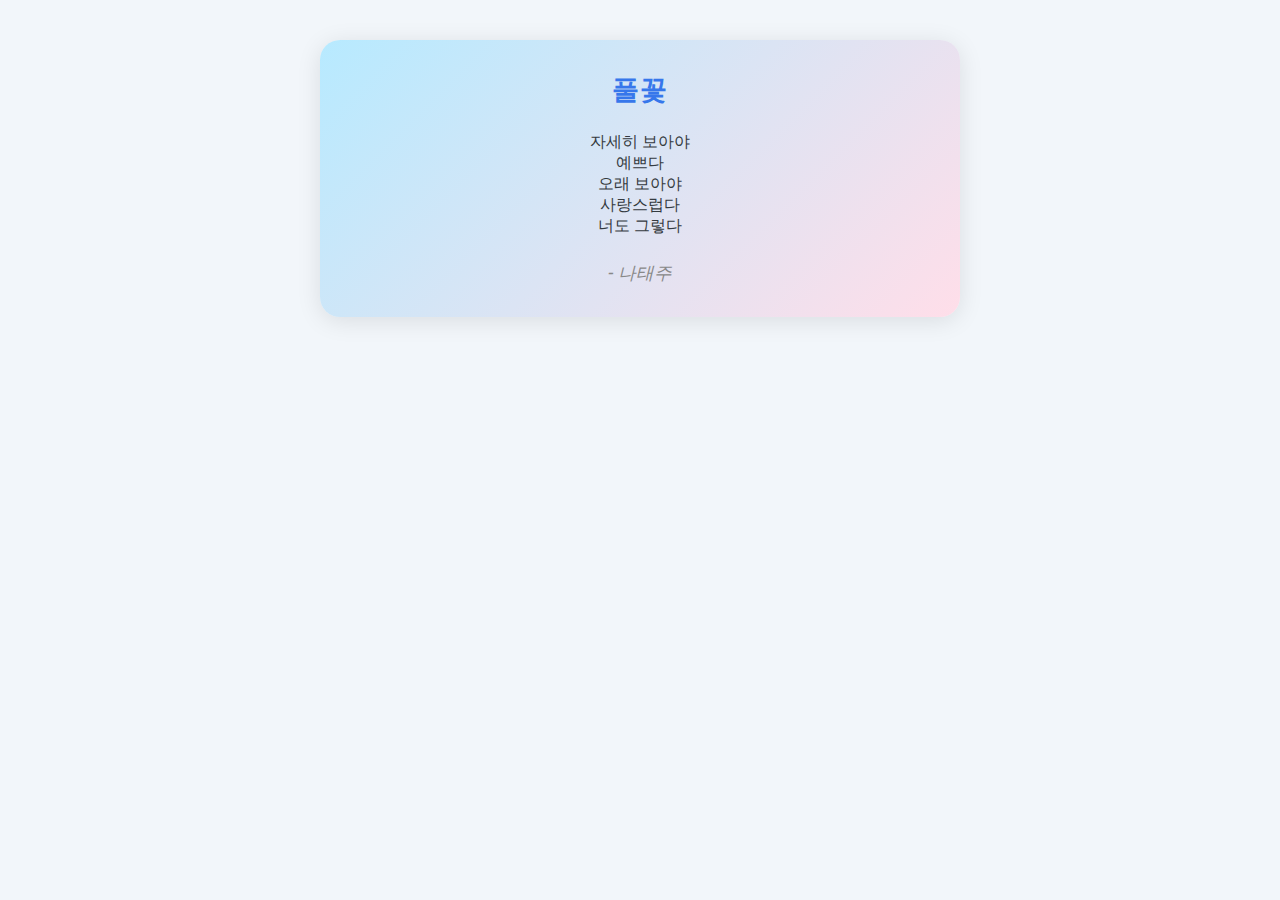
<file: index.html>
<!DOCTYPE html>
<html lang="ko">
<head>
  <meta charset="UTF-8">
  <title>모바일 반응형 웹 - 시(詩) 예제</title>
  <!-- 모바일 반응형을 위한 viewport 설정 -->
  <meta name="viewport" content="width=device-width, initial-scale=1.0">
  <style>
    body {
      margin: 0;
      padding: 0;
      font-family: '맑은 고딕', sans-serif;
      background: #f2f6fa;
    }
    .poem-container {
      max-width: 600px;
      margin: 40px auto;
      background: linear-gradient(135deg, #b7eaff 0%, #ffdee9 100%);
      border-radius: 20px;
      padding: 32px 20px;
      box-shadow: 0 4px 24px rgba(0,0,0,0.1);
      color: #343a40;
      text-align: center;
      transition: background 0.3s;
    }
    .poem-title {
      font-size: 1.7rem;
      font-weight: bold;
      margin-bottom: 24px;
      color: #3677eb;
      letter-spacing: 0.05em;
    }
    .poem-author {
      margin-top: 24px;
      font-size: 1.1rem;
      color: #888;
      font-style: italic;
    }
    @media (max-width: 480px) {
      .poem-container {
        padding: 20px 8px;
        font-size: 1.04rem;
      }
      .poem-title {
        font-size: 1.22rem;
      }
    }
  </style>
</head>
<body>
  <div class="poem-container">
    <div class="poem-title">풀꽃</div>
    <div>
      <p>
        자세히 보아야<br>
        예쁘다<br>
        오래 보아야<br>
        사랑스럽다<br>
        너도 그렇다
      </p>
    </div>
    <div class="poem-author">- 나태주</div>
  </div>
</body>
</html>
</file>
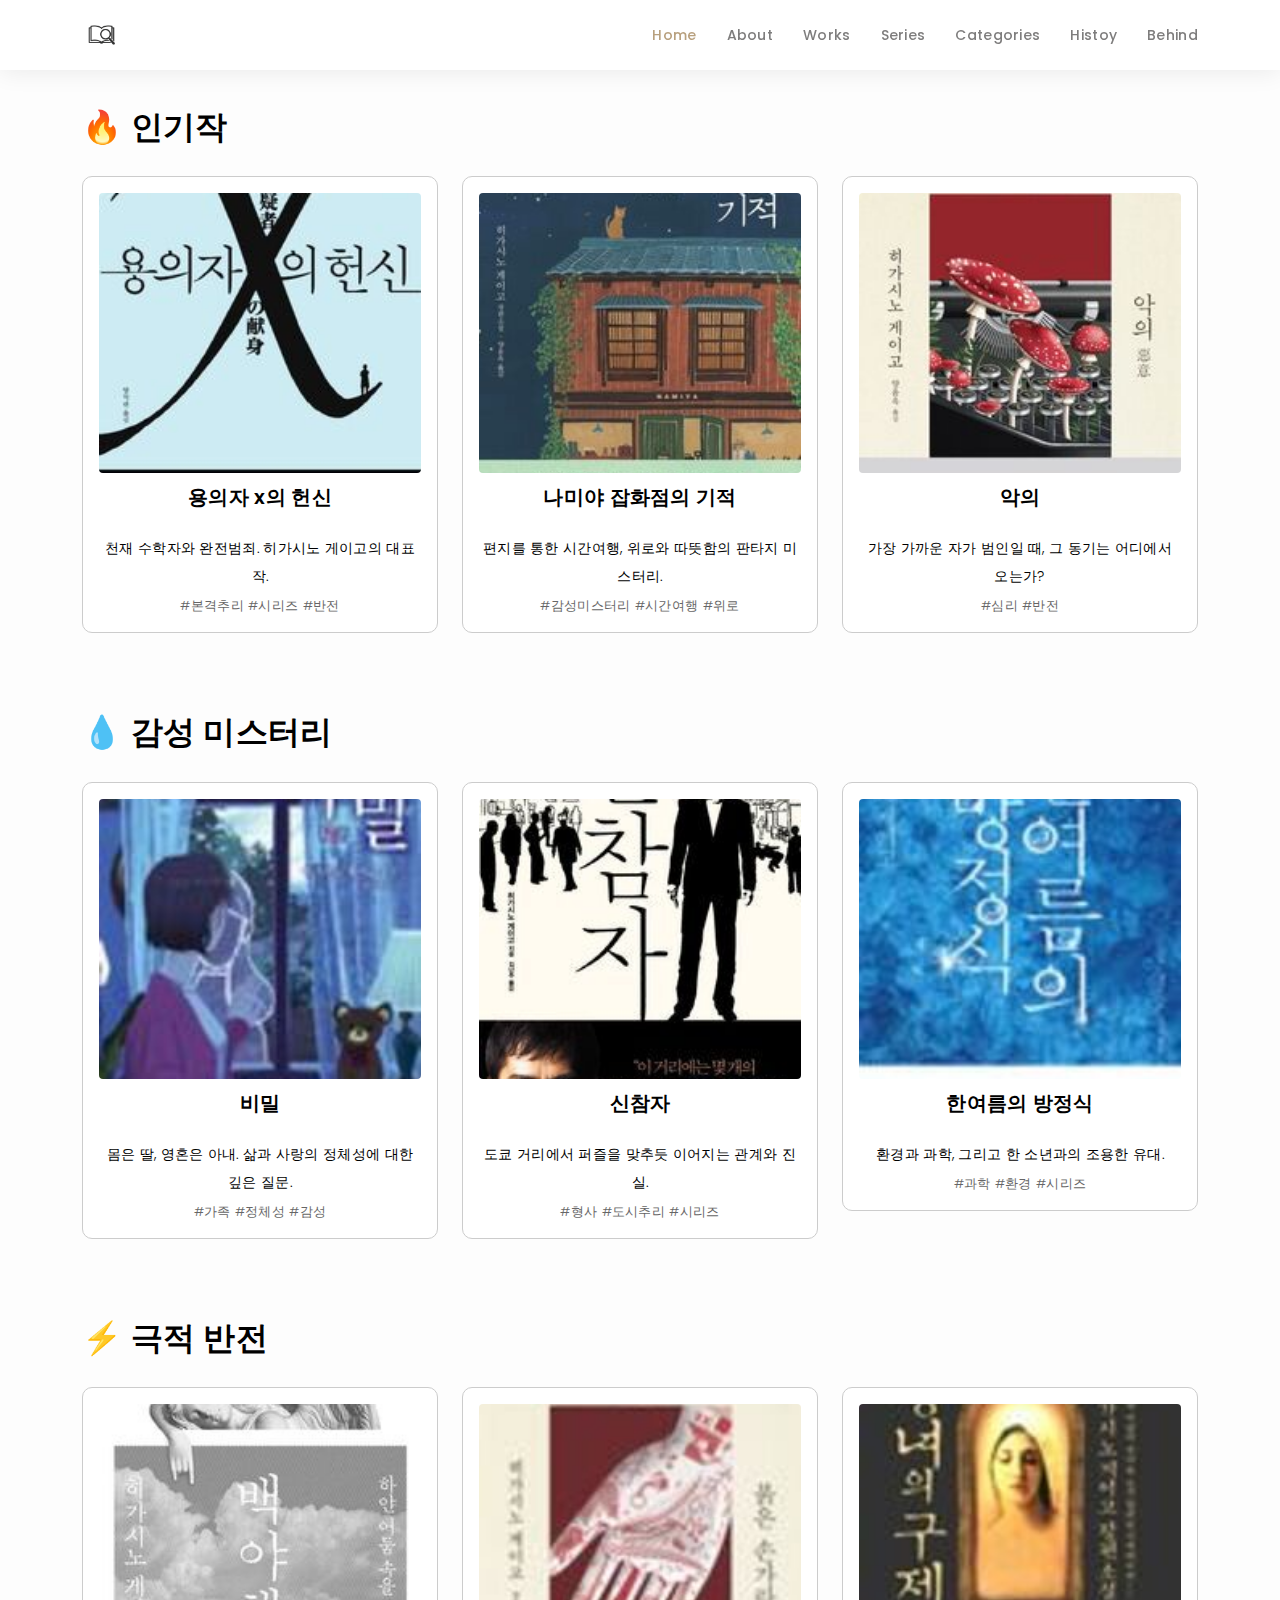
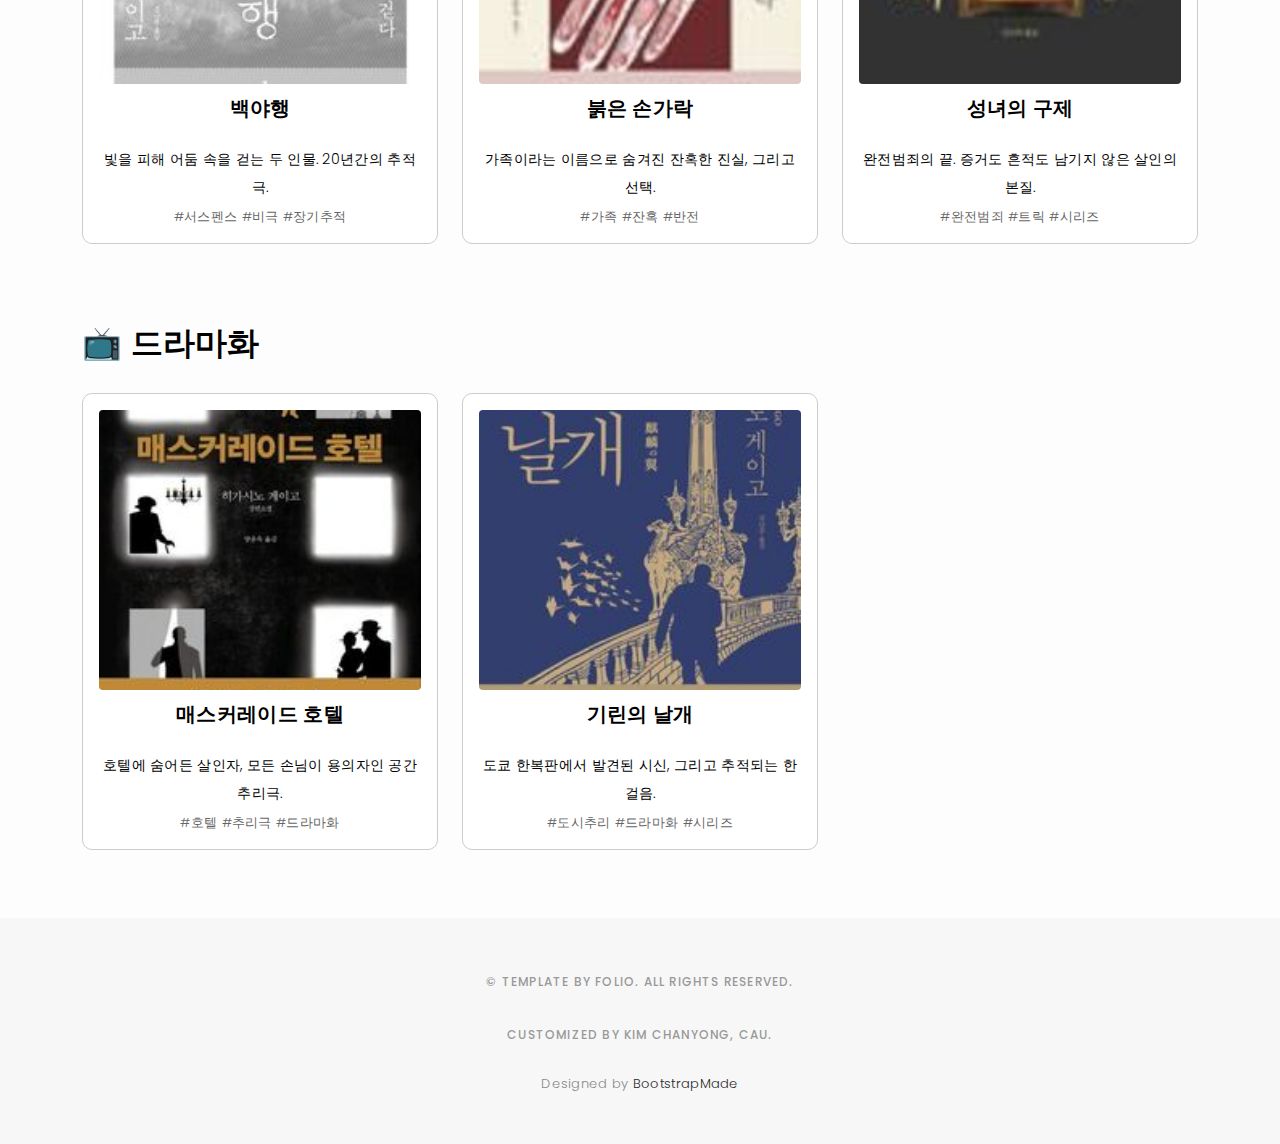
<file: category.html>
<!DOCTYPE html>
<html lang="ko">

<head>
  <meta charset="utf-8">
  <meta content="width=device-width, initial-scale=1.0" name="viewport">

  <title>히가시노 게이고 온라인 기획전</title>  
  <meta content="" name="description">
  <meta content="" name="keywords">

  <!-- Favicons -->
  <link href="assets/img/favicon.png" rel="icon">
  <link href="assets/img/apple-touch-icon.png" rel="apple-touch-icon">

  <!-- Google Fonts & Bootstrap -->
  <link href="https://fonts.googleapis.com/css?family=Poppins:300,400,600&display=swap" rel="stylesheet">
  <link href="https://cdn.jsdelivr.net/npm/bootstrap@5.2.3/dist/css/bootstrap.min.css" rel="stylesheet">

  <!-- Vendor CSS Files -->
  <link href="assets/vendor/bootstrap/css/bootstrap.min.css" rel="stylesheet">
  <link href="assets/vendor/bootstrap-icons/bootstrap-icons.css" rel="stylesheet">
  <link href="assets/vendor/boxicons/css/boxicons.min.css" rel="stylesheet">
  <link href="assets/vendor/glightbox/css/glightbox.min.css" rel="stylesheet">
  <link href="assets/vendor/swiper/swiper-bundle.min.css" rel="stylesheet">

   <!-- Template Main CSS File -->
  <link href="assets/css/style.css" rel="stylesheet">
  
  <style>
    body {
      background-color: #fdfdfd;
      font-family: 'Poppins', sans-serif;
    }

    .section-title {
      margin-top: 60px;
      margin-bottom: 30px;
      color: #000;
    }

    .work-card {
      border: 1px solid #ccc;
      border-radius: 10px;
      background-color: #fff;
      padding: 16px;
      margin-bottom: 20px;
      text-align: center;
      color: #000;
    }

    .work-card img {
      width: 100%;
      max-height: 280px;
      object-fit: cover;
      border-radius: 4px;
      margin-bottom: 12px;
    }

    .work-card h5 {
      margin-bottom: 8px;
      font-weight: 600;
      color: #000;
    }

    .work-card p {
      margin-bottom: 4px;
      font-size: 0.95em;
      color: #000;
    }

    .work-card .hashtags {
      margin-top: 6px;
      font-size: 0.85em;
      color: #666;
    }
  </style>
</head>

<body>
  <!-- ======= Header ======= -->
  <header id="header" class="fixed-top header-inner-pages">
    <div class="container d-flex align-items-center justify-content-between">

      <a href="index.html" class="logo"><img src="assets/img/logo.png" alt="" class="img-fluid"></a>
      <!-- Uncomment below if you prefer to use an text logo -->
      <!-- <h1 class="logo"><a href="index.html">Folio</a></h1> -->

      <nav id="navbar" class="navbar">
        <ul>
          <li><a class="nav-link scrollto active" href="index.html#hero">Home</a></li>
          <li><a class="nav-link scrollto" href="index.html#about">About</a></li>
          <li><a class="nav-link scrollto" href="index.html#portfolio">Works</a></li>
          <li><a class="nav-link scrollto" href="index.html#journal">Series</a></li>
          <li><a class="nav-link scrollto" href="#"><span>Categories</a></li>
          <li><a class="nav-link scrollto" href="index.html#history">Histoy</a></li>
          <li><a class="nav-link scrollto" href="index.html#contact">Behind</a></li>
        </ul>
        <i class="bi bi-list mobile-nav-toggle"></i>
      </nav><!-- .navbar -->

    </div>
  </header><!-- End Header -->
  <main class="container py-5">

    <!-- 카테고리: 인기작 -->
    <h2 class="section-title">🔥 인기작</h2>
    <div class="row">
      <div class="col-md-4">
        <div class="work-card">
          <img src="assets/img/categories/1. 인기작/1.jpg" alt="용의자 x의 헌신">
          <h5>용의자 x의 헌신</h5>
          <p>천재 수학자와 완전범죄. 히가시노 게이고의 대표작.</p>
          <div class="hashtags">#본격추리 #시리즈 #반전</div>
        </div>
      </div>
      <div class="col-md-4">
        <div class="work-card">
          <img src="assets/img/categories/1. 인기작/3.jpg" alt="나미야 잡화점의 기적">
          <h5>나미야 잡화점의 기적</h5>
          <p>편지를 통한 시간여행, 위로와 따뜻함의 판타지 미스터리.</p>
          <div class="hashtags">#감성미스터리 #시간여행 #위로</div>
        </div>
      </div>
      <div class="col-md-4">
        <div class="work-card">
          <img src="assets/img/categories/1. 인기작/4.jpg" alt="악의">
          <h5>악의</h5>
          <p>가장 가까운 자가 범인일 때, 그 동기는 어디에서 오는가?</p>
          <div class="hashtags">#심리 #반전</div>
        </div>
      </div>
    </div>

    <!-- 감성 미스터리 -->
    <h2 class="section-title">💧 감성 미스터리</h2>
    <div class="row">
      <div class="col-md-4">
        <div class="work-card">
          <img src="assets/img/categories/2. 감성 미스터리/1.jpg" alt="비밀">
          <h5>비밀</h5>
          <p>몸은 딸, 영혼은 아내. 삶과 사랑의 정체성에 대한 깊은 질문.</p>
          <div class="hashtags">#가족 #정체성 #감성</div>
        </div>
      </div>
      <div class="col-md-4">
        <div class="work-card">
          <img src="assets/img/categories/2. 감성 미스터리/2.jpg" alt="신참자">
          <h5>신참자</h5>
          <p>도쿄 거리에서 퍼즐을 맞추듯 이어지는 관계와 진실.</p>
          <div class="hashtags">#형사 #도시추리 #시리즈</div>
        </div>
      </div>
      <div class="col-md-4">
        <div class="work-card">
          <img src="assets/img/categories/2. 감성 미스터리/4.jpg" alt="한여름의 방정식">
          <h5>한여름의 방정식</h5>
          <p>환경과 과학, 그리고 한 소년과의 조용한 유대.</p>
          <div class="hashtags">#과학 #환경 #시리즈</div>
        </div>
      </div>
    </div>

    <!-- 극적 반전 -->
    <h2 class="section-title">⚡ 극적 반전</h2>
    <div class="row">
      <div class="col-md-4">
        <div class="work-card">
          <img src="assets/img/categories/3. 극적반전/2.jpg" alt="백야행">
          <h5>백야행</h5>
          <p>빛을 피해 어둠 속을 걷는 두 인물. 20년간의 추적극.</p>
          <div class="hashtags">#서스펜스 #비극 #장기추적</div>
        </div>
      </div>
      <div class="col-md-4">
        <div class="work-card">
          <img src="assets/img/categories/3. 극적반전/1.jpg" alt="붉은 손가락">
          <h5>붉은 손가락</h5>
          <p>가족이라는 이름으로 숨겨진 잔혹한 진실, 그리고 선택.</p>
          <div class="hashtags">#가족 #잔혹 #반전</div>
        </div>
      </div>
      <div class="col-md-4">
        <div class="work-card">
          <img src="assets/img/categories/3. 극적반전/3.jpg" alt="성녀의 구제">
          <h5>성녀의 구제</h5>
          <p>완전범죄의 끝. 증거도 흔적도 남기지 않은 살인의 본질.</p>
          <div class="hashtags">#완전범죄 #트릭 #시리즈</div>
        </div>
      </div>
    </div>

    <!-- 드라마화 -->
    <h2 class="section-title">📺 드라마화</h2>
    <div class="row">
      <div class="col-md-4">
        <div class="work-card">
          <img src="assets/img/categories/4. 드라마화/2.jpg" alt="매스커레이드 호텔">
          <h5>매스커레이드 호텔</h5>
          <p>호텔에 숨어든 살인자, 모든 손님이 용의자인 공간 추리극.</p>
          <div class="hashtags">#호텔 #추리극 #드라마화</div>
        </div>
      </div>
      <div class="col-md-4">
        <div class="work-card">
          <img src="assets/img/categories/4. 드라마화/3.jpg" alt="기린의 날개">
          <h5>기린의 날개</h5>
          <p>도쿄 한복판에서 발견된 시신, 그리고 추적되는 한 걸음.</p>
          <div class="hashtags">#도시추리 #드라마화 #시리즈</div>
        </div>
      </div>
    </div>
  </main>
<!-- ======= Footer ======= -->
  <div id="footer" class="text-center">
    <div class="container">

      <p>&copy; Template by Folio. All rights reserved.</p>
      <p>Customized by Kim Chanyong, CAU.</p>

      <div class="credits">
        <!--
        All the links in the footer should remain intact.
        You can delete the links only if you purchased the pro version.
        Licensing information: https://bootstrapmade.com/license/
        Purchase the pro version with working PHP/AJAX contact form: https://bootstrapmade.com/buy/?theme=Folio
      -->
        Designed by <a href="https://bootstrapmade.com/">BootstrapMade</a>
      </div>

    </div>
  </div><!-- End Footer -->

  <a href="#" class="back-to-top d-flex align-items-center justify-content-center"><i class="bi bi-arrow-up-short"></i></a>

  <!-- Vendor JS Files -->
  <script src="assets/vendor/bootstrap/js/bootstrap.bundle.min.js"></script>
  <script src="assets/vendor/glightbox/js/glightbox.min.js"></script>
  <script src="assets/vendor/isotope-layout/isotope.pkgd.min.js"></script>
  <script src="assets/vendor/swiper/swiper-bundle.min.js"></script>
  <script src="assets/vendor/typed.js/typed.min.js"></script>
  <script src="assets/vendor/php-email-form/validate.js"></script>

  <!-- Template Main JS File -->
  <script src="assets/js/main.js"></script>
</body>

</html>
</file>
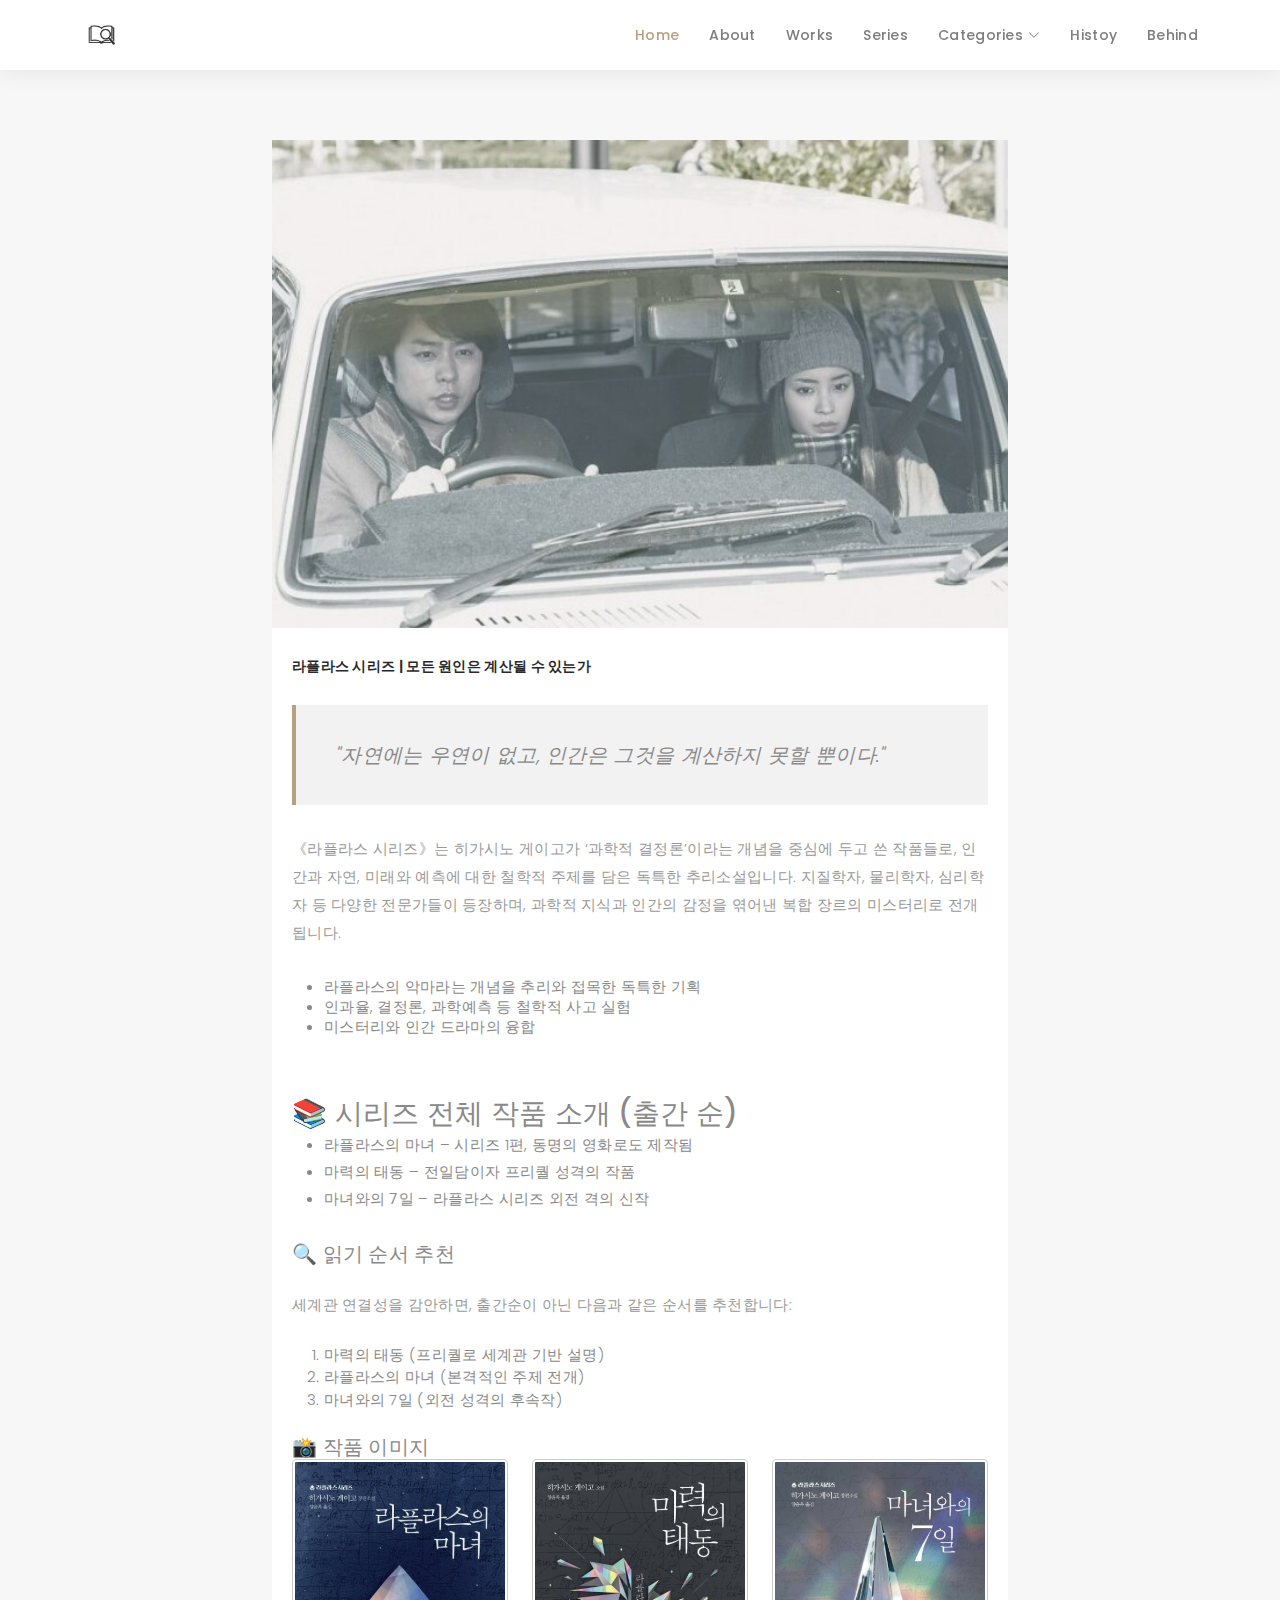
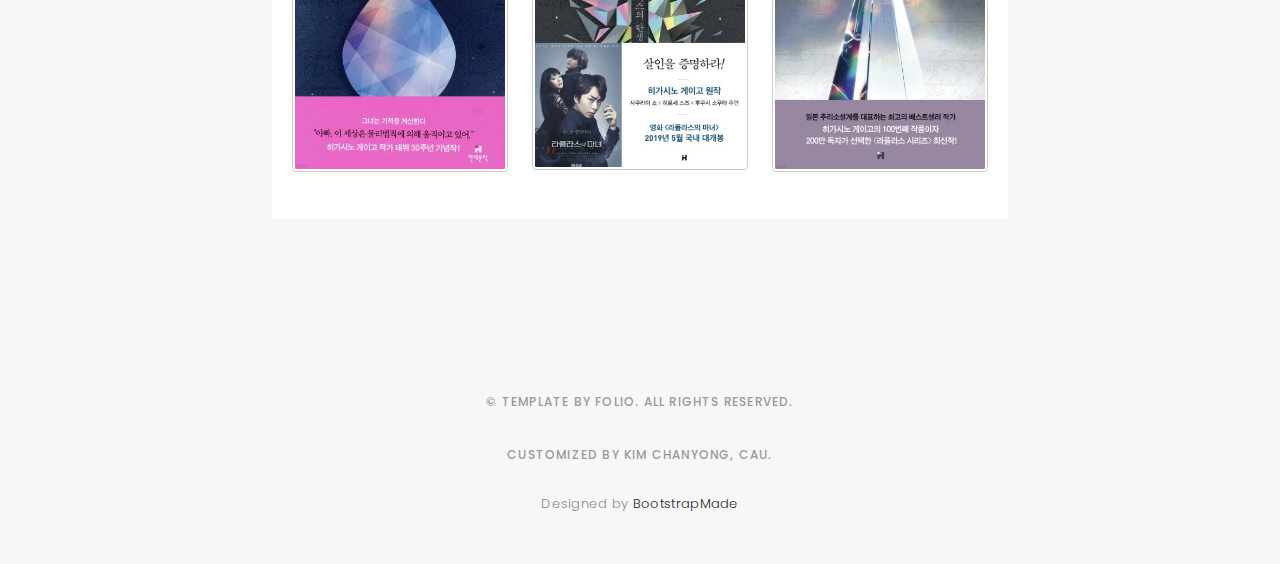
<file: 라플라스 시리즈.html>
<!DOCTYPE html>
<html lang="en">

<head>
  <meta charset="utf-8">
  <meta content="width=device-width, initial-scale=1.0" name="viewport">

  <title>히가시노 게이고 온라인 기획전</title>
  <meta content="" name="description">
  <meta content="" name="keywords">

  <!-- Favicons -->
  <link href="assets/img/favicon.png" rel="icon">
  <link href="assets/img/apple-touch-icon.png" rel="apple-touch-icon">

  <!-- Google Fonts -->
  <link href="https://fonts.googleapis.com/css?family=Poppins:300,300i,400,400i,500,500i,600,600i,700,700i|Playfair+Display:400,400i,500,500i,600,600i,700,700i,900,900i" rel="stylesheet">

  <!-- Vendor CSS Files -->
  <link href="assets/vendor/bootstrap/css/bootstrap.min.css" rel="stylesheet">
  <link href="assets/vendor/bootstrap-icons/bootstrap-icons.css" rel="stylesheet">
  <link href="assets/vendor/boxicons/css/boxicons.min.css" rel="stylesheet">
  <link href="assets/vendor/glightbox/css/glightbox.min.css" rel="stylesheet">
  <link href="assets/vendor/swiper/swiper-bundle.min.css" rel="stylesheet">

  <!-- Template Main CSS File -->
  <link href="assets/css/style.css" rel="stylesheet">

  <!-- =======================================================
  * Template Name: 히가시노 게이고 온라인 기획전
  * Updated: Mar 10 2023 with Bootstrap v5.2.3
  * Template URL: https://bootstrapmade.com/folio-bootstrap-portfolio-template/
  * Author: BootstrapMade.com
  * License: https://bootstrapmade.com/license/
  ======================================================== -->
</head>

<body>

  <!-- ======= Header ======= -->
  <header id="header" class="fixed-top header-inner-pages">
    <div class="container d-flex align-items-center justify-content-between">

      <a href="index.html" class="logo"><img src="assets/img/logo.png" alt="" class="img-fluid"></a>
      <!-- Uncomment below if you prefer to use an text logo -->
      <!-- <h1 class="logo"><a href="index.html">Folio</a></h1> -->

      <nav id="navbar" class="navbar">
        <ul>
          <li><a class="nav-link scrollto active" href="index.html#hero">Home</a></li>
          <li><a class="nav-link scrollto" href="index.html#about">About</a></li>
          <li><a class="nav-link  scrollto" href="index.html#portfolio">Works</a></li>
          <li><a class="nav-link  scrollto" href="index.html#journal">Series</a></li>
          <li class="dropdown"><a href="category.html"><span>Categories</span> <i class="bi bi-chevron-down"></i></a>
            <ul>
              <li class="dropdown"><a href="category.html"><span>인기작</span> <i class="bi bi-chevron-right"></i></a>
                <ul>
                  <li><a href="category.html">용의자 x의 헌신</a></li>
                  <li><a href="category.html">백야행</a></li>
                  <li><a href="category.html">나미야 잡화점의 기적</a></li>
                  <li><a href="category.html">악의</a></li>
                  <li><a href="category.html">매스커레이드 호텔</a></li>
                </ul>
              </li>
              <li class="dropdown"><a href="category.html"><span>감성 미스터리</span> <i class="bi bi-chevron-right"></i></a>
                <ul>
                  <li><a href="category.html">비밀</a></li>
                  <li><a href="category.html">신참자</a></li>
                  <li><a href="category.html">나미야 잡화점의 기적</a></li>
                  <li><a href="category.html">한여름의 방정식</a></li>
                </ul>
              </li>
              <li class="dropdown"><a href="category.html"><span>극적반전</span> <i class="bi bi-chevron-right"></i></a>
                <ul>
                  <li><a href="category.html">붉은 손가락</a></li>
                  <li><a href="category.html">백야행</a></li>
                  <li><a href="category.html">성녀의 구제</a></li>
                </ul>
              </li>
              <li class="dropdown"><a href="category.html"><span>드라마화</span> <i class="bi bi-chevron-right"></i></a>
                <ul>
                  <li><a href="category.html">용의자 x의 헌신</a></li>
                  <li><a href="category.html">매스커레이드 호텔</a></li>
                  <li><a href="category.html">기린의 날개</a></li>
                </ul>
              </li>
            </ul>
          </li>
          <li><a class="nav-link scrollto" href="index.html#history">Histoy</a></li>
          <li><a class="nav-link scrollto" href="index.html#contact">Behind</a></li>
        </ul>
        <i class="bi bi-list mobile-nav-toggle"></i>
      </nav><!-- .navbar -->

    </div>
  </header><!-- End Header -->

  <main id="main">

<!-- ======= Blog Single ======= -->
<div class="main-content paddsection">
  <div class="container">
    <div class="row justify-content-center">
      <div class="col-md-8 col-md-offset-2">
        <div class="row">
          <div class="container-main single-main">
            <div class="col-md-12">
              <div class="block-main mb-30">
                <!-- 타이틀 이미지 -->
                <img src="assets/img/series/라플라스 시리즈/0. 사쿠라이 쇼 & 히로세 스즈.jpg" class="img-responsive w-100" alt="라플라스 시리즈 타이틀">

                <!-- 시리즈 제목 및 인용구 -->
                <div class="content-main single-post padDiv">
                  <div class="journal-txt">
                    <h4>라플라스 시리즈 | 모든 원인은 계산될 수 있는가</h4>
                  </div>
                  <blockquote style="font-size: 1.25rem; font-style: italic;">"자연에는 우연이 없고, 인간은 그것을 계산하지 못할 뿐이다."</blockquote>

                  <!-- 시리즈 개요 -->
                  <p class="mb-30">
                    《라플라스 시리즈》는 히가시노 게이고가 ‘과학적 결정론’이라는 개념을 중심에 두고 쓴 작품들로, 인간과 자연, 미래와 예측에 대한 철학적 주제를 담은 독특한 추리소설입니다.
                    지질학자, 물리학자, 심리학자 등 다양한 전문가들이 등장하며, 과학적 지식과 인간의 감정을 엮어낸 복합 장르의 미스터리로 전개됩니다.
                  </p>

                  <!-- 시리즈 특징 -->
                  <ul>
                    <li>라플라스의 악마라는 개념을 추리와 접목한 독특한 기획</li>
                    <li>인과율, 결정론, 과학예측 등 철학적 사고 실험</li>
                    <li>미스터리와 인간 드라마의 융합</li>
                  </ul><br/>

                  <!-- 작품 목록 -->
                  <h3 class="mt-4">📚 시리즈 전체 작품 소개 (출간 순)</h3>
                  <div class="mb-30">
                    <ul style="line-height: 1.8;">
                      <li><strong>라플라스의 마녀</strong> – 시리즈 1편, 동명의 영화로도 제작됨</li>
                      <li><strong>마력의 태동</strong> – 전일담이자 프리퀄 성격의 작품</li>
                      <li><strong>마녀와의 7일</strong> – 라플라스 시리즈 외전 격의 신작</li>
                    </ul>
                  </div>

                  <!-- 읽기 순서 제안 -->
                  <h5 class="mt-4">🔍 읽기 순서 추천</h5>
                  <p>
                    세계관 연결성을 감안하면, 출간순이 아닌 다음과 같은 순서를 추천합니다:
                  </p>
                  <ol style="line-height: 1.5;">
                    <li>마력의 태동 (프리퀄로 세계관 기반 설명)</li>
                    <li>라플라스의 마녀 (본격적인 주제 전개)</li>
                    <li>마녀와의 7일 (외전 성격의 후속작)</li>
                  </ol>

                  <!-- 작품 이미지 예시 자리 (이미지 이름은 사용자가 보유) -->
                  <h5 class="mt-4">📸 작품 이미지</h5>
                  <div class="row">
                    <div class="col-md-4 mb-3"><img src="assets/img/series/라플라스 시리즈/1. 라플라스의 마녀.jpg" alt="라플라스의 마녀" class="img-fluid" style="border: 1px solid #ccc; border-radius: 4px; padding: 2px;"></div>
                    <div class="col-md-4 mb-3"><img src="assets/img/series/라플라스 시리즈/2. 마력의 태동.jpg" alt="마력의 태동" class="img-fluid" style="border: 1px solid #ccc; border-radius: 4px; padding: 2px;"></div>
                    <div class="col-md-4 mb-3"><img src="assets/img/series/라플라스 시리즈/3. 마녀와의 7일.jpg" alt="마녀와의 7일" class="img-fluid" style="border: 1px solid #ccc; border-radius: 4px; padding: 2px;"></div>
                  </div>
                </div>
              </div>
            </div>
          </div>
        </div>
      </div>
    </div>
  </div>
</div><!-- End Blog Single -->

  </main><!-- End #main -->

  <!-- ======= Footer ======= -->
  <div id="footer" class="text-center">
    <div class="container">

      <p>&copy; Template by Folio. All rights reserved.</p>
      <p>Customized by Kim Chanyong, CAU.</p>

      <div class="credits">
        <!--
        All the links in the footer should remain intact.
        You can delete the links only if you purchased the pro version.
        Licensing information: https://bootstrapmade.com/license/
        Purchase the pro version with working PHP/AJAX contact form: https://bootstrapmade.com/buy/?theme=Folio
      -->
        Designed by <a href="https://bootstrapmade.com/">BootstrapMade</a>
      </div>

    </div>
  </div><!-- End Footer -->

  <a href="#" class="back-to-top d-flex align-items-center justify-content-center"><i class="bi bi-arrow-up-short"></i></a>

  <!-- Vendor JS Files -->
  <script src="assets/vendor/bootstrap/js/bootstrap.bundle.min.js"></script>
  <script src="assets/vendor/glightbox/js/glightbox.min.js"></script>
  <script src="assets/vendor/isotope-layout/isotope.pkgd.min.js"></script>
  <script src="assets/vendor/swiper/swiper-bundle.min.js"></script>
  <script src="assets/vendor/typed.js/typed.min.js"></script>
  <script src="assets/vendor/php-email-form/validate.js"></script>

  <!-- Template Main JS File -->
  <script src="assets/js/main.js"></script>

</body>

</html>
</file>
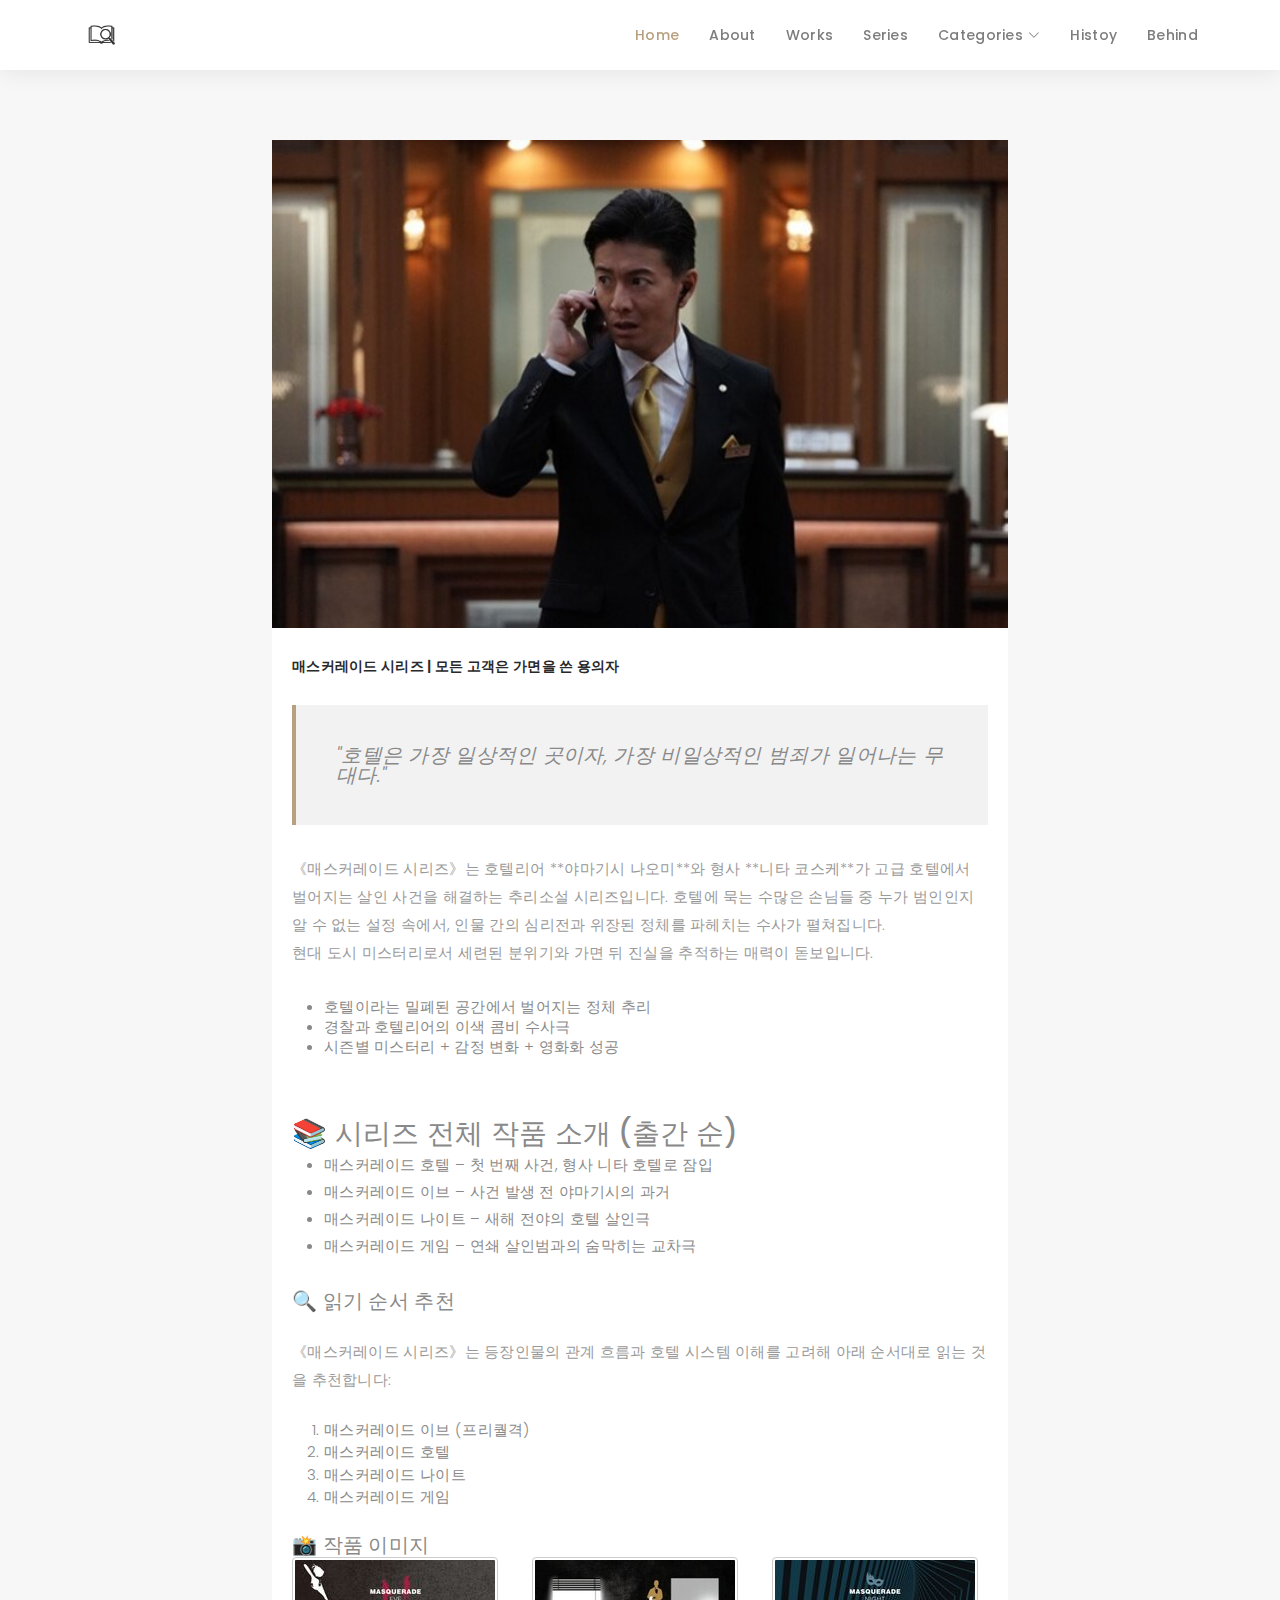
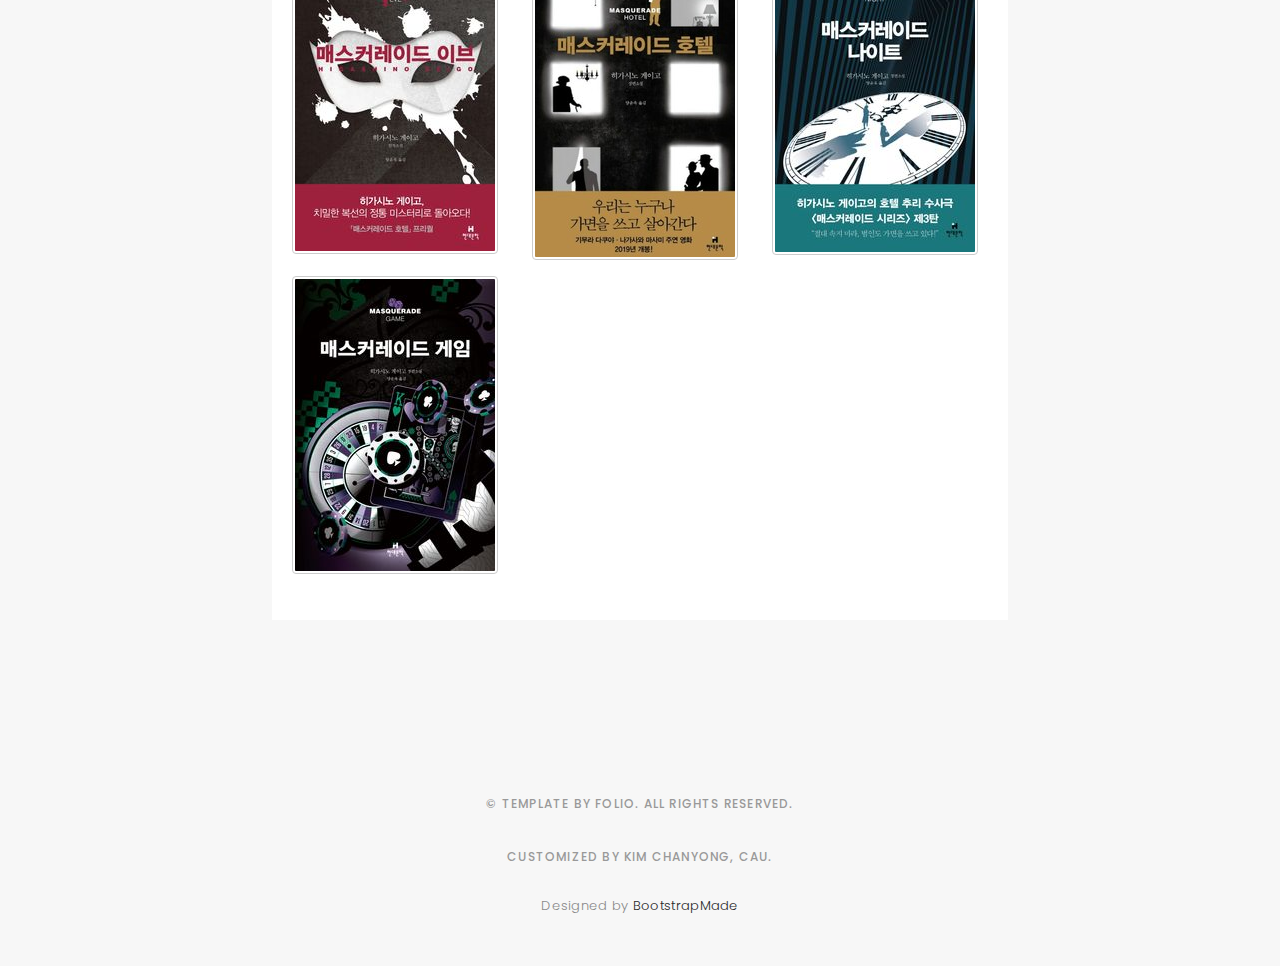
<file: 매스커레이드 시리즈.html>
<!DOCTYPE html>
<html lang="en">

<head>
  <meta charset="utf-8">
  <meta content="width=device-width, initial-scale=1.0" name="viewport">

  <title>히가시노 게이고 온라인 기획전</title>
  <meta content="" name="description">
  <meta content="" name="keywords">

  <!-- Favicons -->
  <link href="assets/img/favicon.png" rel="icon">
  <link href="assets/img/apple-touch-icon.png" rel="apple-touch-icon">

  <!-- Google Fonts -->
  <link href="https://fonts.googleapis.com/css?family=Poppins:300,300i,400,400i,500,500i,600,600i,700,700i|Playfair+Display:400,400i,500,500i,600,600i,700,700i,900,900i" rel="stylesheet">

  <!-- Vendor CSS Files -->
  <link href="assets/vendor/bootstrap/css/bootstrap.min.css" rel="stylesheet">
  <link href="assets/vendor/bootstrap-icons/bootstrap-icons.css" rel="stylesheet">
  <link href="assets/vendor/boxicons/css/boxicons.min.css" rel="stylesheet">
  <link href="assets/vendor/glightbox/css/glightbox.min.css" rel="stylesheet">
  <link href="assets/vendor/swiper/swiper-bundle.min.css" rel="stylesheet">

  <!-- Template Main CSS File -->
  <link href="assets/css/style.css" rel="stylesheet">

  <!-- =======================================================
  * Template Name: 히가시노 게이고 온라인 기획전
  * Updated: Mar 10 2023 with Bootstrap v5.2.3
  * Template URL: https://bootstrapmade.com/folio-bootstrap-portfolio-template/
  * Author: BootstrapMade.com
  * License: https://bootstrapmade.com/license/
  ======================================================== -->
</head>

<body>

  <!-- ======= Header ======= -->
  <header id="header" class="fixed-top header-inner-pages">
    <div class="container d-flex align-items-center justify-content-between">

      <a href="index.html" class="logo"><img src="assets/img/logo.png" alt="" class="img-fluid"></a>
      <!-- Uncomment below if you prefer to use an text logo -->
      <!-- <h1 class="logo"><a href="index.html">Folio</a></h1> -->

      <nav id="navbar" class="navbar">
        <ul>
          <li><a class="nav-link scrollto active" href="index.html#hero">Home</a></li>
          <li><a class="nav-link scrollto" href="index.html#about">About</a></li>
          <li><a class="nav-link  scrollto" href="index.html#portfolio">Works</a></li>
          <li><a class="nav-link  scrollto" href="index.html#journal">Series</a></li>
          <li class="dropdown"><a href="category.html"><span>Categories</span> <i class="bi bi-chevron-down"></i></a>
            <ul>
              <li class="dropdown"><a href="category.html"><span>인기작</span> <i class="bi bi-chevron-right"></i></a>
                <ul>
                  <li><a href="category.html">용의자 x의 헌신</a></li>
                  <li><a href="category.html">백야행</a></li>
                  <li><a href="category.html">나미야 잡화점의 기적</a></li>
                  <li><a href="category.html">악의</a></li>
                  <li><a href="category.html">매스커레이드 호텔</a></li>
                </ul>
              </li>
              <li class="dropdown"><a href="category.html"><span>감성 미스터리</span> <i class="bi bi-chevron-right"></i></a>
                <ul>
                  <li><a href="category.html">비밀</a></li>
                  <li><a href="category.html">신참자</a></li>
                  <li><a href="category.html">나미야 잡화점의 기적</a></li>
                  <li><a href="category.html">한여름의 방정식</a></li>
                </ul>
              </li>
              <li class="dropdown"><a href="category.html"><span>극적반전</span> <i class="bi bi-chevron-right"></i></a>
                <ul>
                  <li><a href="category.html">붉은 손가락</a></li>
                  <li><a href="category.html">백야행</a></li>
                  <li><a href="category.html">성녀의 구제</a></li>
                </ul>
              </li>
              <li class="dropdown"><a href="category.html"><span>드라마화</span> <i class="bi bi-chevron-right"></i></a>
                <ul>
                  <li><a href="category.html">용의자 x의 헌신</a></li>
                  <li><a href="category.html">매스커레이드 호텔</a></li>
                  <li><a href="category.html">기린의 날개</a></li>
                </ul>
              </li>
            </ul>
          </li>
          <li><a class="nav-link scrollto" href="index.html#history">Histoy</a></li>
          <li><a class="nav-link scrollto" href="index.html#contact">Behind</a></li>
        </ul>
        <i class="bi bi-list mobile-nav-toggle"></i>
      </nav><!-- .navbar -->

    </div>
  </header><!-- End Header -->

  <main id="main">

<!-- ======= Blog Single ======= -->
<div class="main-content paddsection">
  <div class="container">
    <div class="row justify-content-center">
      <div class="col-md-8 col-md-offset-2">
        <div class="row">
          <div class="container-main single-main">
            <div class="col-md-12">
              <div class="block-main mb-30">
                <!-- 타이틀 이미지 -->
                <img src="assets/img/series/매스커레이드 시리즈/0. 닛타 고스케.jpg" class="img-responsive w-100" alt="매스커레이드 시리즈 타이틀">

                <!-- 시리즈 제목 및 인용구 -->
                <div class="content-main single-post padDiv">
                  <div class="journal-txt">
                    <h4>매스커레이드 시리즈 | 모든 고객은 가면을 쓴 용의자</h4>
                  </div>
                  <blockquote style="font-size: 1.25rem; font-style: italic;">"호텔은 가장 일상적인 곳이자, 가장 비일상적인 범죄가 일어나는 무대다."</blockquote>

                  <!-- 시리즈 개요 -->
                  <p class="mb-30">
                    《매스커레이드 시리즈》는 호텔리어 **야마기시 나오미**와 형사 **니타 코스케**가 고급 호텔에서 벌어지는 살인 사건을 해결하는 추리소설 시리즈입니다.
                    호텔에 묵는 수많은 손님들 중 누가 범인인지 알 수 없는 설정 속에서, 인물 간의 심리전과 위장된 정체를 파헤치는 수사가 펼쳐집니다.<br/>
                    현대 도시 미스터리로서 세련된 분위기와 가면 뒤 진실을 추적하는 매력이 돋보입니다.
                  </p>

                  <!-- 시리즈 특징 -->
                  <ul>
                    <li>호텔이라는 밀폐된 공간에서 벌어지는 정체 추리</li>
                    <li>경찰과 호텔리어의 이색 콤비 수사극</li>
                    <li>시즌별 미스터리 + 감정 변화 + 영화화 성공</li>
                  </ul><br/>

                  <!-- 작품 목록 -->
                  <h3 class="mt-4">📚 시리즈 전체 작품 소개 (출간 순)</h3>
                  <div class="mb-30">
                    <ul style="line-height: 1.8;">
                      <li><strong>매스커레이드 호텔</strong> – 첫 번째 사건, 형사 니타 호텔로 잠입</li>
                      <li><strong>매스커레이드 이브</strong> – 사건 발생 전 야마기시의 과거</li>
                      <li><strong>매스커레이드 나이트</strong> – 새해 전야의 호텔 살인극</li>
                      <li><strong>매스커레이드 게임</strong> – 연쇄 살인범과의 숨막히는 교차극</li>
                    </ul>
                  </div>

                  <!-- 읽기 순서 제안 -->
                  <h5 class="mt-4">🔍 읽기 순서 추천</h5>
                  <p>
                    《매스커레이드 시리즈》는 등장인물의 관계 흐름과 호텔 시스템 이해를 고려해 아래 순서대로 읽는 것을 추천합니다:
                  </p>
                  <ol style="line-height: 1.5;">
                    <li>매스커레이드 이브 (프리퀄격)</li>
                    <li>매스커레이드 호텔</li>
                    <li>매스커레이드 나이트</li>
                    <li>매스커레이드 게임</li>
                  </ol>


                  <!-- 작품 이미지 예시 자리 (이미지 이름은 사용자가 보유) -->
                  <h5 class="mt-4">📸 작품 이미지</h5>
                  <div class="row">
                    <div class="col-md-4 mb-3"><img src="assets/img/series/매스커레이드 시리즈/2. 매스커레이드 이브.jpg" alt="매스커레이드 이브" class="img-fluid" style="border: 1px solid #ccc; border-radius: 4px; padding: 2px;"></div>
                    <div class="col-md-4 mb-3"><img src="assets/img/series/매스커레이드 시리즈/1. 매스커레이드 호텔.jpg" alt="매스커레이드 호텔" class="img-fluid" style="border: 1px solid #ccc; border-radius: 4px; padding: 2px;"></div>
                    <div class="col-md-4 mb-3"><img src="assets/img/series/매스커레이드 시리즈/3. 매스커레이드 나이트.jpg" alt="매스커레이드 나이트" class="img-fluid" style="border: 1px solid #ccc; border-radius: 4px; padding: 2px;"></div>
                    <div class="col-md-4 mb-3"><img src="assets/img/series/매스커레이드 시리즈/4. 매스커레이드 게임.jpg" alt="매스커레이드 게임" class="img-fluid" style="border: 1px solid #ccc; border-radius: 4px; padding: 2px;"></div>
                  </div>
                </div>
              </div>
            </div>
          </div>
        </div>
      </div>
    </div>
  </div>
</div><!-- End Blog Single -->

  </main><!-- End #main -->

  <!-- ======= Footer ======= -->
  <div id="footer" class="text-center">
    <div class="container">

      <p>&copy; Template by Folio. All rights reserved.</p>
      <p>Customized by Kim Chanyong, CAU.</p>

      <div class="credits">
        <!--
        All the links in the footer should remain intact.
        You can delete the links only if you purchased the pro version.
        Licensing information: https://bootstrapmade.com/license/
        Purchase the pro version with working PHP/AJAX contact form: https://bootstrapmade.com/buy/?theme=Folio
      -->
        Designed by <a href="https://bootstrapmade.com/">BootstrapMade</a>
      </div>

    </div>
  </div><!-- End Footer -->

  <a href="#" class="back-to-top d-flex align-items-center justify-content-center"><i class="bi bi-arrow-up-short"></i></a>

  <!-- Vendor JS Files -->
  <script src="assets/vendor/bootstrap/js/bootstrap.bundle.min.js"></script>
  <script src="assets/vendor/glightbox/js/glightbox.min.js"></script>
  <script src="assets/vendor/isotope-layout/isotope.pkgd.min.js"></script>
  <script src="assets/vendor/swiper/swiper-bundle.min.js"></script>
  <script src="assets/vendor/typed.js/typed.min.js"></script>
  <script src="assets/vendor/php-email-form/validate.js"></script>

  <!-- Template Main JS File -->
  <script src="assets/js/main.js"></script>

</body>

</html>
</file>
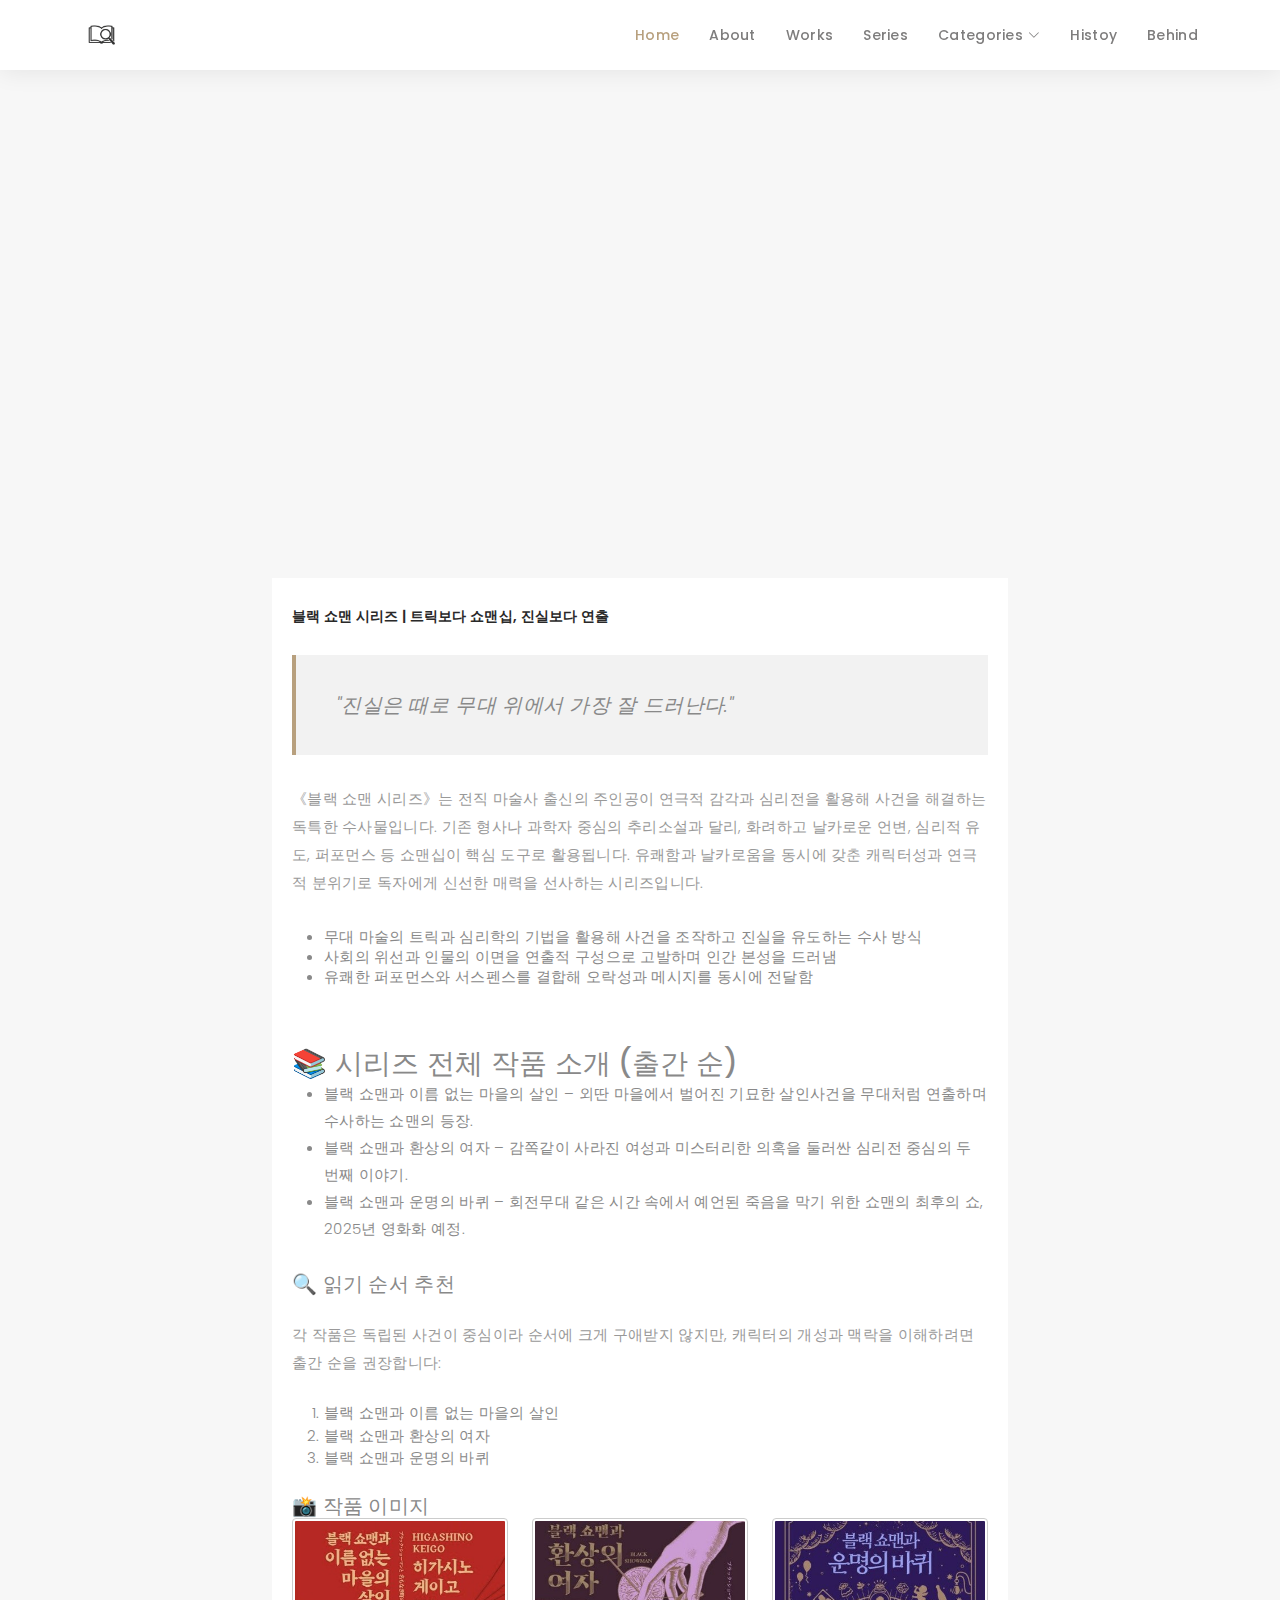
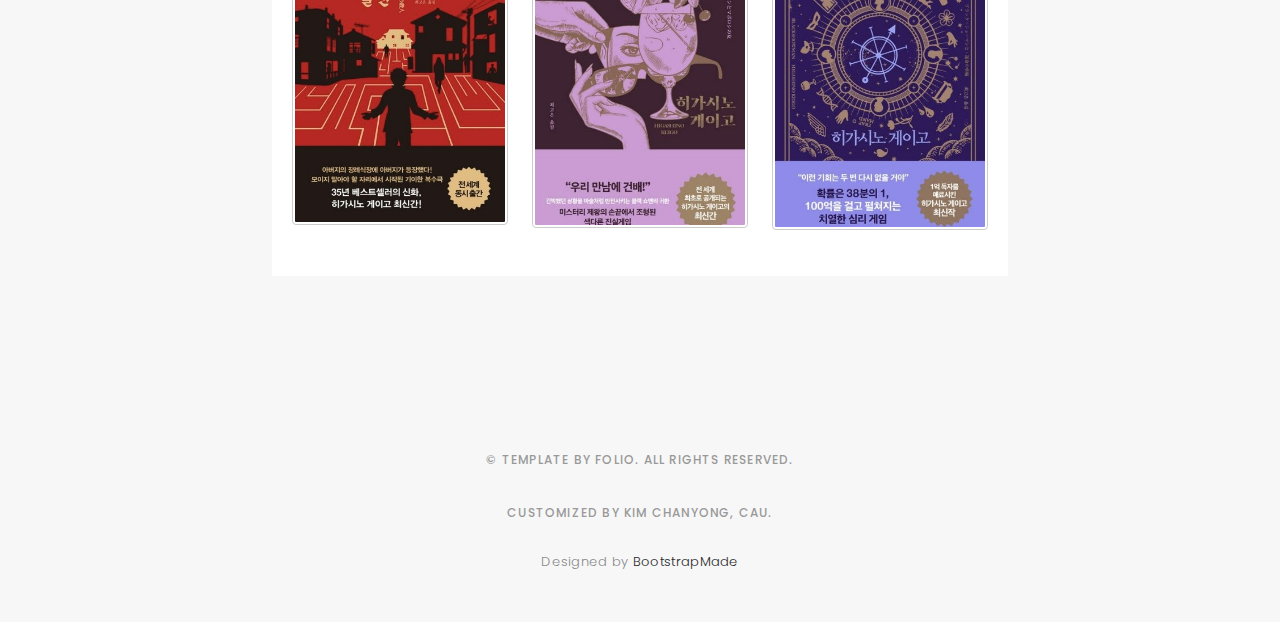
<file: 블랙 쇼맨 시리즈.html>
<!DOCTYPE html>
<html lang="en">

<head>
  <meta charset="utf-8">
  <meta content="width=device-width, initial-scale=1.0" name="viewport">

  <title>히가시노 게이고 온라인 기획전</title>
  <meta content="" name="description">
  <meta content="" name="keywords">

  <!-- Favicons -->
  <link href="assets/img/favicon.png" rel="icon">
  <link href="assets/img/apple-touch-icon.png" rel="apple-touch-icon">

  <!-- Google Fonts -->
  <link href="https://fonts.googleapis.com/css?family=Poppins:300,300i,400,400i,500,500i,600,600i,700,700i|Playfair+Display:400,400i,500,500i,600,600i,700,700i,900,900i" rel="stylesheet">

  <!-- Vendor CSS Files -->
  <link href="assets/vendor/bootstrap/css/bootstrap.min.css" rel="stylesheet">
  <link href="assets/vendor/bootstrap-icons/bootstrap-icons.css" rel="stylesheet">
  <link href="assets/vendor/boxicons/css/boxicons.min.css" rel="stylesheet">
  <link href="assets/vendor/glightbox/css/glightbox.min.css" rel="stylesheet">
  <link href="assets/vendor/swiper/swiper-bundle.min.css" rel="stylesheet">

  <!-- Template Main CSS File -->
  <link href="assets/css/style.css" rel="stylesheet">

  <!-- =======================================================
  * Template Name: 히가시노 게이고 온라인 기획전
  * Updated: Mar 10 2023 with Bootstrap v5.2.3
  * Template URL: https://bootstrapmade.com/folio-bootstrap-portfolio-template/
  * Author: BootstrapMade.com
  * License: https://bootstrapmade.com/license/
  ======================================================== -->
</head>

<body>

  <!-- ======= Header ======= -->
  <header id="header" class="fixed-top header-inner-pages">
    <div class="container d-flex align-items-center justify-content-between">

      <a href="index.html" class="logo"><img src="assets/img/logo.png" alt="" class="img-fluid"></a>
      <!-- Uncomment below if you prefer to use an text logo -->
      <!-- <h1 class="logo"><a href="index.html">Folio</a></h1> -->

      <nav id="navbar" class="navbar">
        <ul>
          <li><a class="nav-link scrollto active" href="index.html#hero">Home</a></li>
          <li><a class="nav-link scrollto" href="index.html#about">About</a></li>
          <li><a class="nav-link  scrollto" href="index.html#portfolio">Works</a></li>
          <li><a class="nav-link  scrollto" href="index.html#journal">Series</a></li>
          <li class="dropdown"><a href="category.html"><span>Categories</span> <i class="bi bi-chevron-down"></i></a>
            <ul>
              <li class="dropdown"><a href="category.html"><span>인기작</span> <i class="bi bi-chevron-right"></i></a>
                <ul>
                  <li><a href="category.html">용의자 x의 헌신</a></li>
                  <li><a href="category.html">백야행</a></li>
                  <li><a href="category.html">나미야 잡화점의 기적</a></li>
                  <li><a href="category.html">악의</a></li>
                  <li><a href="category.html">매스커레이드 호텔</a></li>
                </ul>
              </li>
              <li class="dropdown"><a href="category.html"><span>감성 미스터리</span> <i class="bi bi-chevron-right"></i></a>
                <ul>
                  <li><a href="category.html">비밀</a></li>
                  <li><a href="category.html">신참자</a></li>
                  <li><a href="category.html">나미야 잡화점의 기적</a></li>
                  <li><a href="category.html">한여름의 방정식</a></li>
                </ul>
              </li>
              <li class="dropdown"><a href="category.html"><span>극적반전</span> <i class="bi bi-chevron-right"></i></a>
                <ul>
                  <li><a href="category.html">붉은 손가락</a></li>
                  <li><a href="category.html">백야행</a></li>
                  <li><a href="category.html">성녀의 구제</a></li>
                </ul>
              </li>
              <li class="dropdown"><a href="category.html"><span>드라마화</span> <i class="bi bi-chevron-right"></i></a>
                <ul>
                  <li><a href="category.html">용의자 x의 헌신</a></li>
                  <li><a href="category.html">매스커레이드 호텔</a></li>
                  <li><a href="category.html">기린의 날개</a></li>
                </ul>
              </li>
            </ul>
          </li>
          <li><a class="nav-link scrollto" href="index.html#history">Histoy</a></li>
          <li><a class="nav-link scrollto" href="index.html#contact">Behind</a></li>
        </ul>
        <i class="bi bi-list mobile-nav-toggle"></i>
      </nav><!-- .navbar -->

    </div>
  </header><!-- End Header -->

  <main id="main">

<!-- ======= Blog Single ======= -->
<div class="main-content paddsection">
  <div class="container">
    <div class="row justify-content-center">
      <div class="col-md-8 col-md-offset-2">
        <div class="row">
          <div class="container-main single-main">
            <div class="col-md-12">
              <div class="block-main mb-30">
                <!-- 타이틀 이미지 -->
                <div class="ratio ratio-16x9 mb-4">
  <iframe src="https://www.youtube.com/embed/9-fv1NKpUaY" title="블랙 쇼맨과 이름 없는 마을의 상인 북트레일러" allowfullscreen></iframe>
</div>

                <!-- 시리즈 제목 및 인용구 -->
                <div class="content-main single-post padDiv">
                  <div class="journal-txt">
                    <h4>블랙 쇼맨 시리즈 | 트릭보다 쇼맨십, 진실보다 연출</h4>
                  </div>
                  <blockquote style="font-size: 1.25rem; font-style: italic;">"진실은 때로 무대 위에서 가장 잘 드러난다."</blockquote>

                  <!-- 시리즈 개요 -->
                  <p class="mb-30">
                    《블랙 쇼맨 시리즈》는 전직 마술사 출신의 주인공이 연극적 감각과 심리전을 활용해 사건을 해결하는 독특한 수사물입니다.
                    기존 형사나 과학자 중심의 추리소설과 달리, 화려하고 날카로운 언변, 심리적 유도, 퍼포먼스 등 쇼맨십이 핵심 도구로 활용됩니다.
                    유쾌함과 날카로움을 동시에 갖춘 캐릭터성과 연극적 분위기로 독자에게 신선한 매력을 선사하는 시리즈입니다.
                  </p>

                  <!-- 시리즈 특징 -->
                  <ul>
                    <li>무대 마술의 트릭과 심리학의 기법을 활용해 사건을 조작하고 진실을 유도하는 수사 방식</li>
                    <li>사회의 위선과 인물의 이면을 연출적 구성으로 고발하며 인간 본성을 드러냄</li>
                    <li>유쾌한 퍼포먼스와 서스펜스를 결합해 오락성과 메시지를 동시에 전달함</li>
                  </ul><br/>

                  <!-- 작품 목록 -->
                  <h3 class="mt-4">📚 시리즈 전체 작품 소개 (출간 순)</h3>
                  <div class="mb-30">
                    <ul style="line-height: 1.8;">
                      <li><strong>블랙 쇼맨과 이름 없는 마을의 살인</strong> – 외딴 마을에서 벌어진 기묘한 살인사건을 무대처럼 연출하며 수사하는 쇼맨의 등장.</li>
                      <li><strong>블랙 쇼맨과 환상의 여자</strong> – 감쪽같이 사라진 여성과 미스터리한 의혹을 둘러싼 심리전 중심의 두 번째 이야기.</li>
                      <li><strong>블랙 쇼맨과 운명의 바퀴</strong> – 회전무대 같은 시간 속에서 예언된 죽음을 막기 위한 쇼맨의 최후의 쇼, 2025년 영화화 예정.</li>
                    </ul>
                  </div>

                  <!-- 읽기 순서 제안 -->
                  <h5 class="mt-4">🔍 읽기 순서 추천</h5>
                  <p>
                    각 작품은 독립된 사건이 중심이라 순서에 크게 구애받지 않지만, 캐릭터의 개성과 맥락을 이해하려면 출간 순을 권장합니다:
                  </p>
                  <ol style="line-height: 1.5;">
                    <li>블랙 쇼맨과 이름 없는 마을의 살인</li>
                    <li>블랙 쇼맨과 환상의 여자</li>
                    <li>블랙 쇼맨과 운명의 바퀴</li>
                  </ol>

                  <h5 class="mt-4">📸 작품 이미지</h5>
                  <div class="row">
                    <div class="col-md-4 mb-3"><img src="assets/img/series/블랙 쇼맨 시리즈/1. 블랙 쇼맨과 이름 없는 마을의 살인.jpg" alt="블랙 쇼맨과 이름 없는 마을의 살인" class="img-fluid" style="border: 1px solid #ccc; border-radius: 4px; padding: 2px;"></div>
                    <div class="col-md-4 mb-3"><img src="assets/img/series/블랙 쇼맨 시리즈/2. 블랙 쇼맨과 환상의 여자.jpg" alt="블랙 쇼맨과 환상의 여자" class="img-fluid" style="border: 1px solid #ccc; border-radius: 4px; padding: 2px;"></div>
                    <div class="col-md-4 mb-3"><img src="assets/img/series/블랙 쇼맨 시리즈/3. 블랙 쇼맨과 운명의 바퀴.jpg" alt="블랙 쇼맨과 운명의 바퀴" class="img-fluid" style="border: 1px solid #ccc; border-radius: 4px; padding: 2px;"></div>
                  </div>
                </div>
              </div>
            </div>
          </div>
        </div>
      </div>
    </div>
  </div>
</div><!-- End Blog Single -->


  </main><!-- End #main -->

  <!-- ======= Footer ======= -->
  <div id="footer" class="text-center">
    <div class="container">

      <p>&copy; Template by Folio. All rights reserved.</p>
      <p>Customized by Kim Chanyong, CAU.</p>

      <div class="credits">
        <!--
        All the links in the footer should remain intact.
        You can delete the links only if you purchased the pro version.
        Licensing information: https://bootstrapmade.com/license/
        Purchase the pro version with working PHP/AJAX contact form: https://bootstrapmade.com/buy/?theme=Folio
      -->
        Designed by <a href="https://bootstrapmade.com/">BootstrapMade</a>
      </div>

    </div>
  </div><!-- End Footer -->

  <a href="#" class="back-to-top d-flex align-items-center justify-content-center"><i class="bi bi-arrow-up-short"></i></a>

  <!-- Vendor JS Files -->
  <script src="assets/vendor/bootstrap/js/bootstrap.bundle.min.js"></script>
  <script src="assets/vendor/glightbox/js/glightbox.min.js"></script>
  <script src="assets/vendor/isotope-layout/isotope.pkgd.min.js"></script>
  <script src="assets/vendor/swiper/swiper-bundle.min.js"></script>
  <script src="assets/vendor/typed.js/typed.min.js"></script>
  <script src="assets/vendor/php-email-form/validate.js"></script>

  <!-- Template Main JS File -->
  <script src="assets/js/main.js"></script>

</body>

</html>
</file>
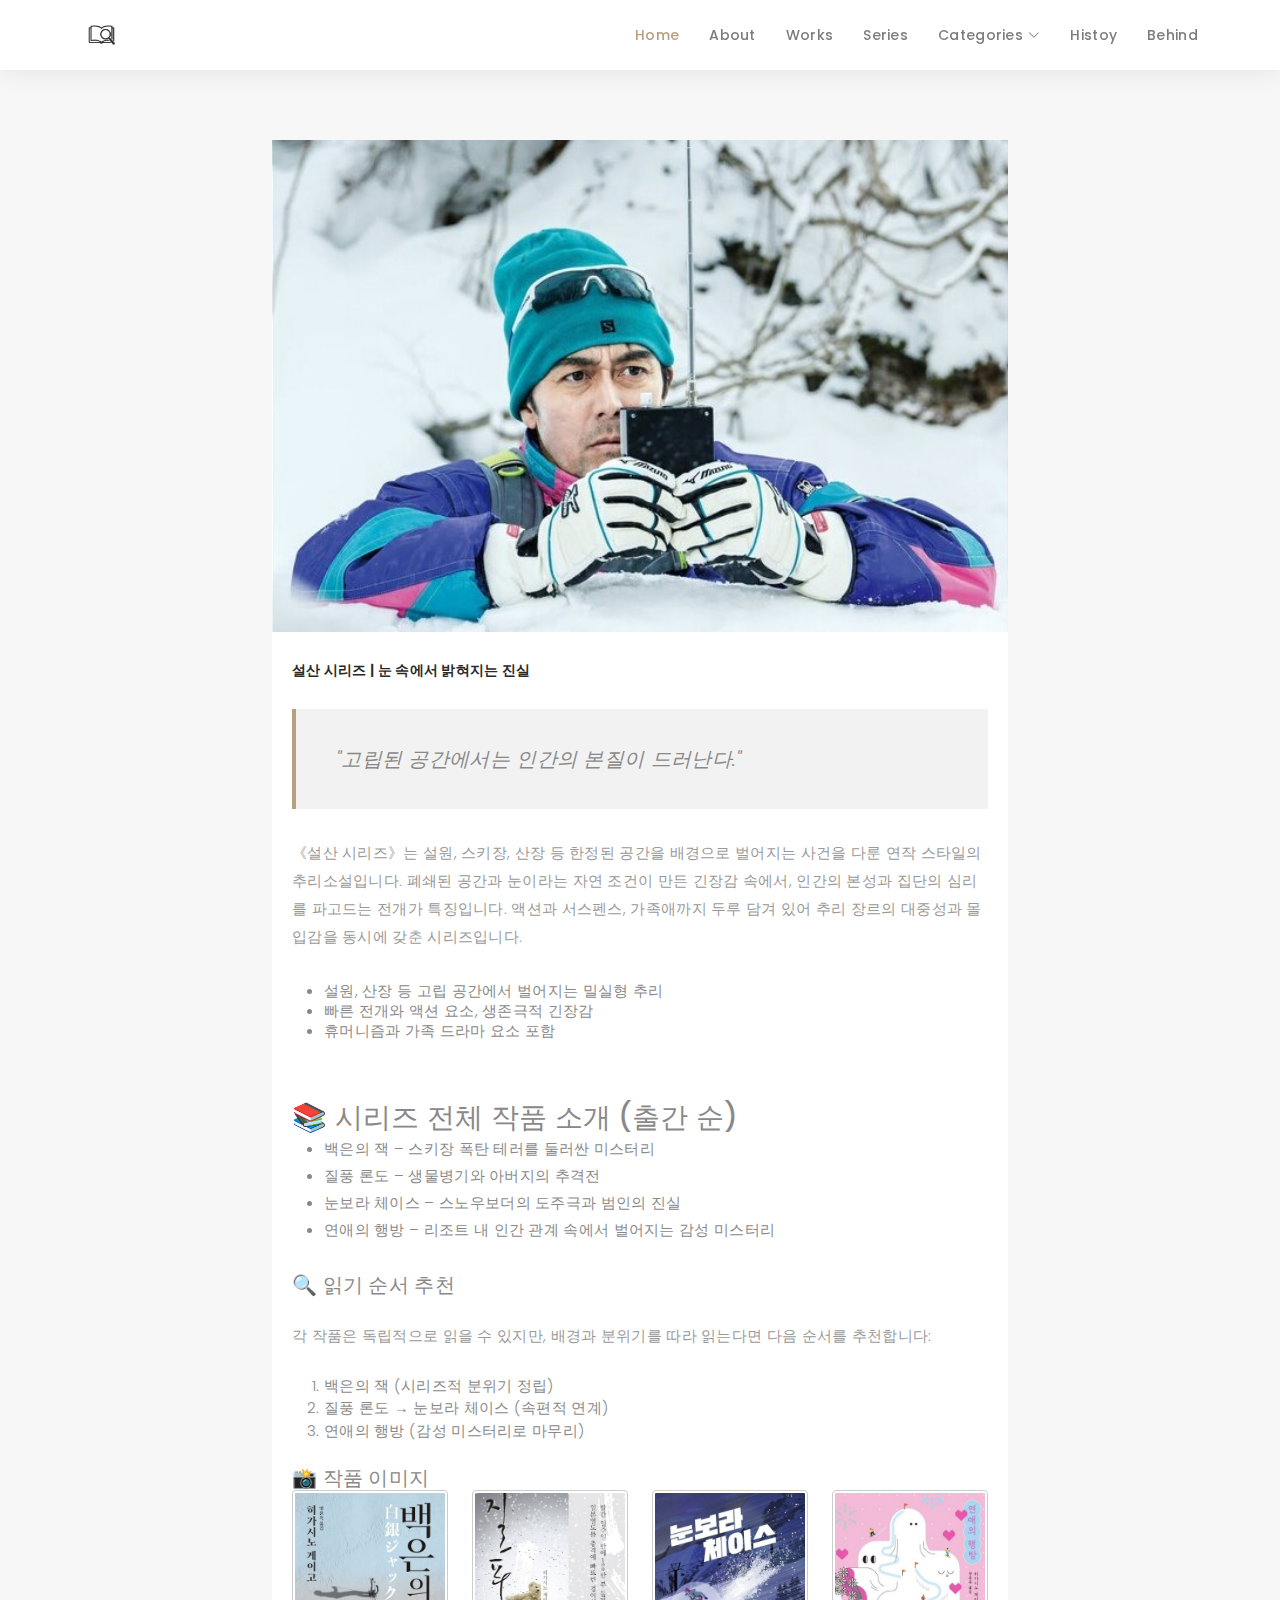
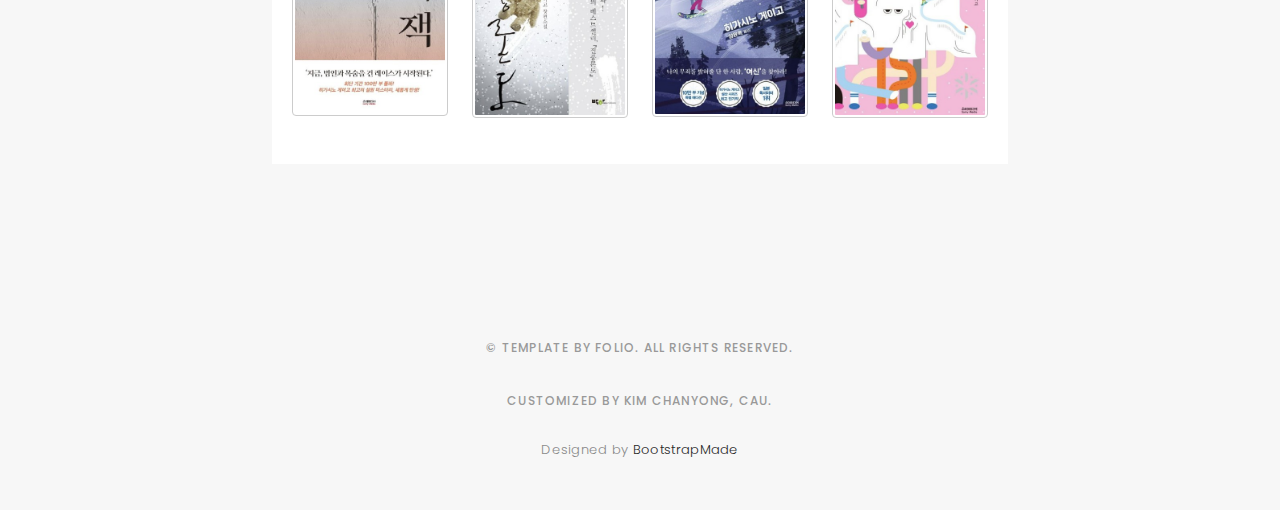
<file: 설산 시리즈.html>
<!DOCTYPE html>
<html lang="en">

<head>
  <meta charset="utf-8">
  <meta content="width=device-width, initial-scale=1.0" name="viewport">

  <title>히가시노 게이고 온라인 기획전</title>
  <meta content="" name="description">
  <meta content="" name="keywords">

  <!-- Favicons -->
  <link href="assets/img/favicon.png" rel="icon">
  <link href="assets/img/apple-touch-icon.png" rel="apple-touch-icon">

  <!-- Google Fonts -->
  <link href="https://fonts.googleapis.com/css?family=Poppins:300,300i,400,400i,500,500i,600,600i,700,700i|Playfair+Display:400,400i,500,500i,600,600i,700,700i,900,900i" rel="stylesheet">

  <!-- Vendor CSS Files -->
  <link href="assets/vendor/bootstrap/css/bootstrap.min.css" rel="stylesheet">
  <link href="assets/vendor/bootstrap-icons/bootstrap-icons.css" rel="stylesheet">
  <link href="assets/vendor/boxicons/css/boxicons.min.css" rel="stylesheet">
  <link href="assets/vendor/glightbox/css/glightbox.min.css" rel="stylesheet">
  <link href="assets/vendor/swiper/swiper-bundle.min.css" rel="stylesheet">

  <!-- Template Main CSS File -->
  <link href="assets/css/style.css" rel="stylesheet">

  <!-- =======================================================
  * Template Name: 히가시노 게이고 온라인 기획전
  * Updated: Mar 10 2023 with Bootstrap v5.2.3
  * Template URL: https://bootstrapmade.com/folio-bootstrap-portfolio-template/
  * Author: BootstrapMade.com
  * License: https://bootstrapmade.com/license/
  ======================================================== -->
</head>

<body>

  <!-- ======= Header ======= -->
  <header id="header" class="fixed-top header-inner-pages">
    <div class="container d-flex align-items-center justify-content-between">

      <a href="index.html" class="logo"><img src="assets/img/logo.png" alt="" class="img-fluid"></a>
      <!-- Uncomment below if you prefer to use an text logo -->
      <!-- <h1 class="logo"><a href="index.html">Folio</a></h1> -->

      <nav id="navbar" class="navbar">
        <ul>
          <li><a class="nav-link scrollto active" href="index.html#hero">Home</a></li>
          <li><a class="nav-link scrollto" href="index.html#about">About</a></li>
          <li><a class="nav-link  scrollto" href="index.html#portfolio">Works</a></li>
          <li><a class="nav-link  scrollto" href="index.html#journal">Series</a></li>
          <li class="dropdown"><a href="category.html"><span>Categories</span> <i class="bi bi-chevron-down"></i></a>
            <ul>
              <li class="dropdown"><a href="category.html"><span>인기작</span> <i class="bi bi-chevron-right"></i></a>
                <ul>
                  <li><a href="category.html">용의자 x의 헌신</a></li>
                  <li><a href="category.html">백야행</a></li>
                  <li><a href="category.html">나미야 잡화점의 기적</a></li>
                  <li><a href="category.html">악의</a></li>
                  <li><a href="category.html">매스커레이드 호텔</a></li>
                </ul>
              </li>
              <li class="dropdown"><a href="category.html"><span>감성 미스터리</span> <i class="bi bi-chevron-right"></i></a>
                <ul>
                  <li><a href="category.html">비밀</a></li>
                  <li><a href="category.html">신참자</a></li>
                  <li><a href="category.html">나미야 잡화점의 기적</a></li>
                  <li><a href="category.html">한여름의 방정식</a></li>
                </ul>
              </li>
              <li class="dropdown"><a href="category.html"><span>극적반전</span> <i class="bi bi-chevron-right"></i></a>
                <ul>
                  <li><a href="category.html">붉은 손가락</a></li>
                  <li><a href="category.html">백야행</a></li>
                  <li><a href="category.html">성녀의 구제</a></li>
                </ul>
              </li>
              <li class="dropdown"><a href="category.html"><span>드라마화</span> <i class="bi bi-chevron-right"></i></a>
                <ul>
                  <li><a href="category.html">용의자 x의 헌신</a></li>
                  <li><a href="category.html">매스커레이드 호텔</a></li>
                  <li><a href="category.html">기린의 날개</a></li>
                </ul>
              </li>
            </ul>
          </li>
          <li><a class="nav-link scrollto" href="index.html#history">Histoy</a></li>
          <li><a class="nav-link scrollto" href="index.html#contact">Behind</a></li>
        </ul>
        <i class="bi bi-list mobile-nav-toggle"></i>
      </nav><!-- .navbar -->

    </div>
  </header><!-- End Header -->

  <main id="main">

<!-- ======= Blog Single ======= -->
<div class="main-content paddsection">
  <div class="container">
    <div class="row justify-content-center">
      <div class="col-md-8 col-md-offset-2">
        <div class="row">
          <div class="container-main single-main">
            <div class="col-md-12">
              <div class="block-main mb-30">
                <!-- 타이틀 이미지 -->
                <img src="assets/img/series/설산 시리즈/0. 쿠리바야시 카즈유키.jpg" class="img-responsive w-100" alt="설산 시리즈 타이틀">

                <!-- 시리즈 제목 및 인용구 -->
                <div class="content-main single-post padDiv">
                  <div class="journal-txt">
                    <h4>설산 시리즈 | 눈 속에서 밝혀지는 진실</h4>
                  </div>
                  <blockquote style="font-size: 1.25rem; font-style: italic;">"고립된 공간에서는 인간의 본질이 드러난다."</blockquote>

                  <!-- 시리즈 개요 -->
                  <p class="mb-30">
                    《설산 시리즈》는 설원, 스키장, 산장 등 한정된 공간을 배경으로 벌어지는 사건을 다룬 연작 스타일의 추리소설입니다.
                    폐쇄된 공간과 눈이라는 자연 조건이 만든 긴장감 속에서, 인간의 본성과 집단의 심리를 파고드는 전개가 특징입니다.
                    액션과 서스펜스, 가족애까지 두루 담겨 있어 추리 장르의 대중성과 몰입감을 동시에 갖춘 시리즈입니다.
                  </p>

                  <!-- 시리즈 특징 -->
                  <ul>
                    <li>설원, 산장 등 고립 공간에서 벌어지는 밀실형 추리</li>
                    <li>빠른 전개와 액션 요소, 생존극적 긴장감</li>
                    <li>휴머니즘과 가족 드라마 요소 포함</li>
                  </ul><br/>

                  <!-- 작품 목록 -->
                  <h3 class="mt-4">📚 시리즈 전체 작품 소개 (출간 순)</h3>
                  <div class="mb-30">
                    <ul style="line-height: 1.8;">
                      <li><strong>백은의 잭</strong> – 스키장 폭탄 테러를 둘러싼 미스터리</li>
                      <li><strong>질풍 론도</strong> – 생물병기와 아버지의 추격전</li>
                      <li><strong>눈보라 체이스</strong> – 스노우보더의 도주극과 범인의 진실</li>
                      <li><strong>연애의 행방</strong> – 리조트 내 인간 관계 속에서 벌어지는 감성 미스터리</li>
                    </ul>
                  </div>

                  <!-- 읽기 순서 제안 -->
                  <h5 class="mt-4">🔍 읽기 순서 추천</h5>
                  <p>
                    각 작품은 독립적으로 읽을 수 있지만, 배경과 분위기를 따라 읽는다면 다음 순서를 추천합니다:
                  </p>
                  <ol style="line-height: 1.5;">
                    <li>백은의 잭 (시리즈적 분위기 정립)</li>
                    <li>질풍 론도 → 눈보라 체이스 (속편적 연계)</li>
                    <li>연애의 행방 (감성 미스터리로 마무리)</li>
                  </ol>

                  <!-- 작품 이미지 예시 자리 (이미지 이름은 사용자가 보유) -->
                  <h5 class="mt-4">📸 작품 이미지</h5>
                  <div class="row">
                    <div class="col-md-3 mb-3"><img src="assets/img/series/설산 시리즈/1. 백은의 잭.jpg" alt="백은의 잭" class="img-fluid" style="border: 1px solid #ccc; border-radius: 4px; padding: 2px;"></div>
                    <div class="col-md-3 mb-3"><img src="assets/img/series/설산 시리즈/2. 질풍론도.jpg" alt="질풍 론도" class="img-fluid" style="border: 1px solid #ccc; border-radius: 4px; padding: 2px;"></div>
                    <div class="col-md-3 mb-3"><img src="assets/img/series/설산 시리즈/3. 눈보라 체이스.jpg" alt="눈보라 체이스" class="img-fluid" style="border: 1px solid #ccc; border-radius: 4px; padding: 2px;"></div>
                    <div class="col-md-3 mb-3"><img src="assets/img/series/설산 시리즈/4. 연애의 행방.jpg" alt="연애의 행방" class="img-fluid" style="border: 1px solid #ccc; border-radius: 4px; padding: 2px;"></div>
                  </div>
                </div>
              </div>
            </div>
          </div>
        </div>
      </div>
    </div>
  </div>
</div><!-- End Blog Single -->


  </main><!-- End #main -->

  <!-- ======= Footer ======= -->
  <div id="footer" class="text-center">
    <div class="container">

      <p>&copy; Template by Folio. All rights reserved.</p>
      <p>Customized by Kim Chanyong, CAU.</p>

      <div class="credits">
        <!--
        All the links in the footer should remain intact.
        You can delete the links only if you purchased the pro version.
        Licensing information: https://bootstrapmade.com/license/
        Purchase the pro version with working PHP/AJAX contact form: https://bootstrapmade.com/buy/?theme=Folio
      -->
        Designed by <a href="https://bootstrapmade.com/">BootstrapMade</a>
      </div>

    </div>
  </div><!-- End Footer -->

  <a href="#" class="back-to-top d-flex align-items-center justify-content-center"><i class="bi bi-arrow-up-short"></i></a>

  <!-- Vendor JS Files -->
  <script src="assets/vendor/bootstrap/js/bootstrap.bundle.min.js"></script>
  <script src="assets/vendor/glightbox/js/glightbox.min.js"></script>
  <script src="assets/vendor/isotope-layout/isotope.pkgd.min.js"></script>
  <script src="assets/vendor/swiper/swiper-bundle.min.js"></script>
  <script src="assets/vendor/typed.js/typed.min.js"></script>
  <script src="assets/vendor/php-email-form/validate.js"></script>

  <!-- Template Main JS File -->
  <script src="assets/js/main.js"></script>

</body>

</html>
</file>
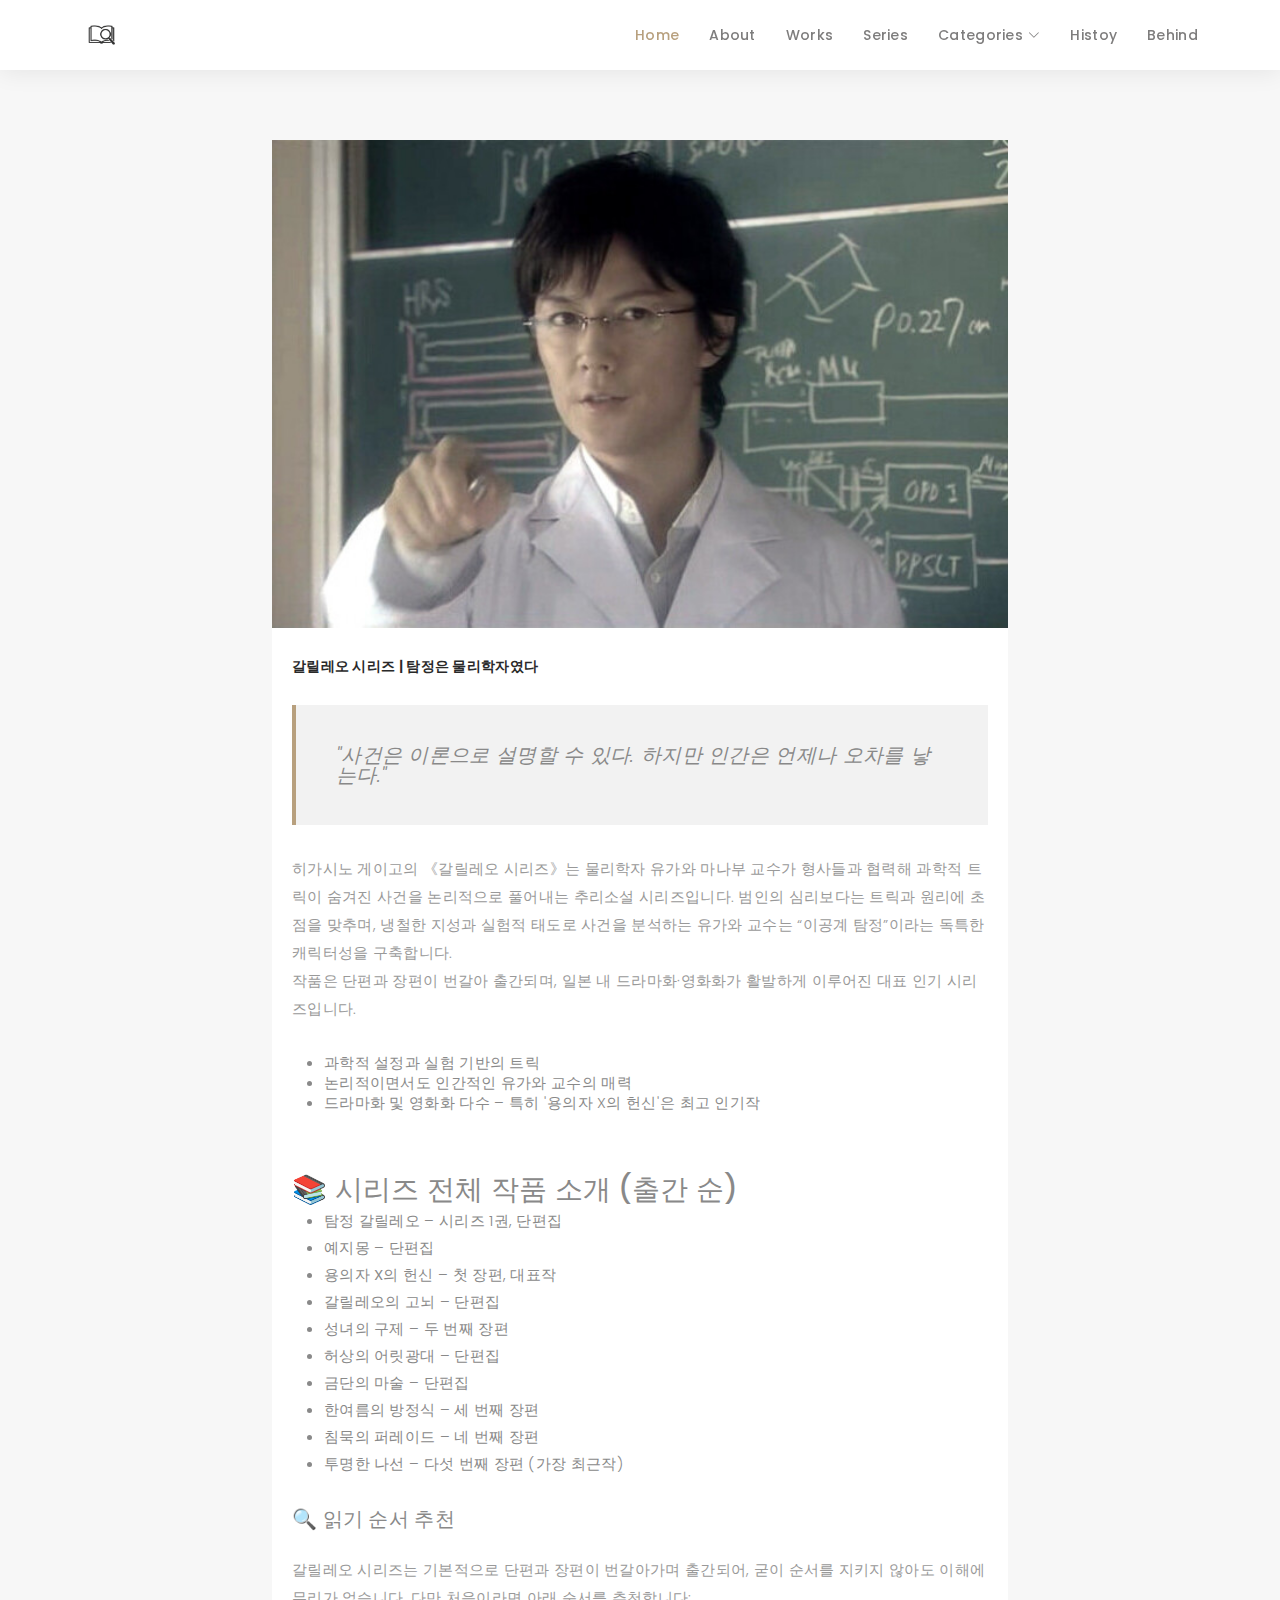
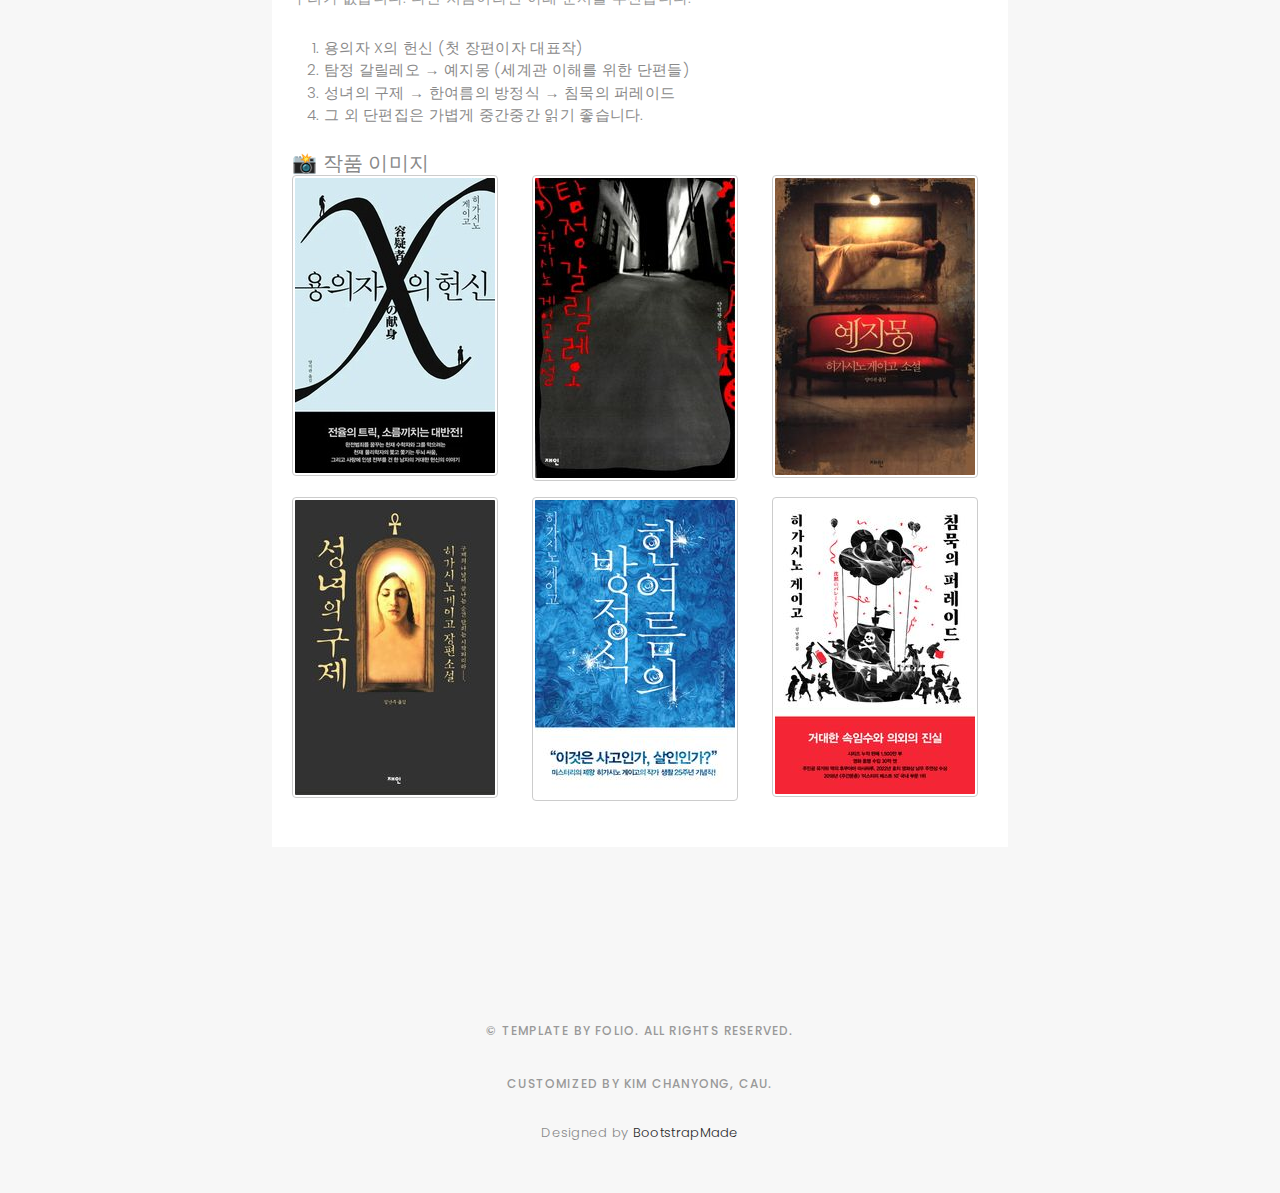
<file: 탐정 갈릴레오 시리즈.html>
<!DOCTYPE html>
<html lang="en">

<head>
  <meta charset="utf-8">
  <meta content="width=device-width, initial-scale=1.0" name="viewport">

  <title>히가시노 게이고 온라인 기획전</title>
  <meta content="" name="description">
  <meta content="" name="keywords">

  <!-- Favicons -->
  <link href="assets/img/favicon.png" rel="icon">
  <link href="assets/img/apple-touch-icon.png" rel="apple-touch-icon">

  <!-- Google Fonts -->
  <link href="https://fonts.googleapis.com/css?family=Poppins:300,300i,400,400i,500,500i,600,600i,700,700i|Playfair+Display:400,400i,500,500i,600,600i,700,700i,900,900i" rel="stylesheet">

  <!-- Vendor CSS Files -->
  <link href="assets/vendor/bootstrap/css/bootstrap.min.css" rel="stylesheet">
  <link href="assets/vendor/bootstrap-icons/bootstrap-icons.css" rel="stylesheet">
  <link href="assets/vendor/boxicons/css/boxicons.min.css" rel="stylesheet">
  <link href="assets/vendor/glightbox/css/glightbox.min.css" rel="stylesheet">
  <link href="assets/vendor/swiper/swiper-bundle.min.css" rel="stylesheet">

  <!-- Template Main CSS File -->
  <link href="assets/css/style.css" rel="stylesheet">

  <!-- =======================================================
  * Template Name: 히가시노 게이고 온라인 기획전
  * Updated: Mar 10 2023 with Bootstrap v5.2.3
  * Template URL: https://bootstrapmade.com/folio-bootstrap-portfolio-template/
  * Author: BootstrapMade.com
  * License: https://bootstrapmade.com/license/
  ======================================================== -->
</head>

<body>

  <!-- ======= Header ======= -->
  <header id="header" class="fixed-top header-inner-pages">
    <div class="container d-flex align-items-center justify-content-between">

      <a href="index.html" class="logo"><img src="assets/img/logo.png" alt="" class="img-fluid"></a>
      <!-- Uncomment below if you prefer to use an text logo -->
      <!-- <h1 class="logo"><a href="index.html">Folio</a></h1> -->

      <nav id="navbar" class="navbar">
        <ul>
          <li><a class="nav-link scrollto active" href="index.html#hero">Home</a></li>
          <li><a class="nav-link scrollto" href="index.html#about">About</a></li>
          <li><a class="nav-link  scrollto" href="index.html#portfolio">Works</a></li>
          <li><a class="nav-link  scrollto" href="index.html#journal">Series</a></li>
          <li class="dropdown"><a href="category.html"><span>Categories</span> <i class="bi bi-chevron-down"></i></a>
            <ul>
              <li class="dropdown"><a href="category.html"><span>인기작</span> <i class="bi bi-chevron-right"></i></a>
                <ul>
                  <li><a href="category.html">용의자 x의 헌신</a></li>
                  <li><a href="category.html">백야행</a></li>
                  <li><a href="category.html">나미야 잡화점의 기적</a></li>
                  <li><a href="category.html">악의</a></li>
                  <li><a href="category.html">매스커레이드 호텔</a></li>
                </ul>
              </li>
              <li class="dropdown"><a href="category.html"><span>감성 미스터리</span> <i class="bi bi-chevron-right"></i></a>
                <ul>
                  <li><a href="category.html">비밀</a></li>
                  <li><a href="category.html">신참자</a></li>
                  <li><a href="category.html">나미야 잡화점의 기적</a></li>
                  <li><a href="category.html">한여름의 방정식</a></li>
                </ul>
              </li>
              <li class="dropdown"><a href="category.html"><span>극적반전</span> <i class="bi bi-chevron-right"></i></a>
                <ul>
                  <li><a href="category.html">붉은 손가락</a></li>
                  <li><a href="category.html">백야행</a></li>
                  <li><a href="category.html">성녀의 구제</a></li>
                </ul>
              </li>
              <li class="dropdown"><a href="category.html"><span>드라마화</span> <i class="bi bi-chevron-right"></i></a>
                <ul>
                  <li><a href="category.html">용의자 x의 헌신</a></li>
                  <li><a href="category.html">매스커레이드 호텔</a></li>
                  <li><a href="category.html">기린의 날개</a></li>
                </ul>
              </li>
            </ul>
          </li>
          <li><a class="nav-link scrollto" href="index.html#history">Histoy</a></li>
          <li><a class="nav-link scrollto" href="index.html#contact">Behind</a></li>
        </ul>
        <i class="bi bi-list mobile-nav-toggle"></i>
      </nav><!-- .navbar -->

    </div>
  </header><!-- End Header -->

  <main id="main">

<!-- ======= Blog Single ======= -->
<div class="main-content paddsection">
  <div class="container">
    <div class="row justify-content-center">
      <div class="col-md-8 col-md-offset-2">
        <div class="row">
          <div class="container-main single-main">
            <div class="col-md-12">
              <div class="block-main mb-30">
                <!-- 타이틀 이미지 -->
                <img src="assets/img/series/탐정 갈릴레오 시리즈/0. 유카와 마나부.jpg" class="img-responsive w-100" alt="탐정 갈릴레오 시리즈 타이틀">

                <!-- 시리즈 제목 및 인용구 -->
                <div class="content-main single-post padDiv">
                  <div class="journal-txt">
                    <h4>갈릴레오 시리즈 | 탐정은 물리학자였다</h4\>
                  </div>
                  <blockquote style="font-size: 1.25rem; font-style: italic;">"사건은 이론으로 설명할 수 있다. 하지만 인간은 언제나 오차를 낳는다."</blockquote>

                  <!-- 시리즈 개요 -->
                  <p class="mb-30">
                    히가시노 게이고의 《갈릴레오 시리즈》는 물리학자 유가와 마나부 교수가 형사들과 협력해 과학적 트릭이 숨겨진 사건을 논리적으로 풀어내는 추리소설 시리즈입니다.
                    범인의 심리보다는 트릭과 원리에 초점을 맞추며, 냉철한 지성과 실험적 태도로 사건을 분석하는 유가와 교수는 “이공계 탐정”이라는 독특한 캐릭터성을 구축합니다.<br/>
                    작품은 단편과 장편이 번갈아 출간되며, 일본 내 드라마화·영화화가 활발하게 이루어진 대표 인기 시리즈입니다.
                  </p>

                  <!-- 시리즈 특징 -->
                  <ul>
                    <li>과학적 설정과 실험 기반의 트릭</li>
                    <li>논리적이면서도 인간적인 유가와 교수의 매력</li>
                    <li>드라마화 및 영화화 다수 – 특히 '용의자 X의 헌신'은 최고 인기작</li>
                  </ul><br/>

                  <!-- 작품 목록 -->
                  <h3 class="mt-4">📚 시리즈 전체 작품 소개 (출간 순)</h3>
                  <div class="mb-30">
                    <ul style="line-height: 1.8;">
                      <li><strong>탐정 갈릴레오</strong> – 시리즈 1권, 단편집</li>
                      <li><strong>예지몽</strong> – 단편집</li>
                      <li><strong>용의자 X의 헌신</strong> – 첫 장편, 대표작</li>
                      <li><strong>갈릴레오의 고뇌</strong> – 단편집</li>
                      <li><strong>성녀의 구제</strong> – 두 번째 장편</li>
                      <li><strong>허상의 어릿광대</strong> – 단편집</li>
                      <li><strong>금단의 마술</strong> – 단편집</li>
                      <li><strong>한여름의 방정식</strong> – 세 번째 장편</li>
                      <li><strong>침묵의 퍼레이드</strong> – 네 번째 장편</li>
                      <li><strong>투명한 나선</strong> – 다섯 번째 장편 (가장 최근작)</li>
                    </ul>
                  </div>

                  <!-- 읽기 순서 제안 -->
                  <h5 class="mt-4">🔍 읽기 순서 추천</h5>
                  <p>
                    갈릴레오 시리즈는 기본적으로 단편과 장편이 번갈아가며 출간되어, 굳이 순서를 지키지 않아도 이해에 무리가 없습니다.
                    다만 처음이라면 아래 순서를 추천합니다:
                  </p>
                  <ol style="line-height: 1.5;">
                    <li>용의자 X의 헌신 (첫 장편이자 대표작)</li>
                    <li>탐정 갈릴레오 → 예지몽 (세계관 이해를 위한 단편들)</li>
                    <li>성녀의 구제 → 한여름의 방정식 → 침묵의 퍼레이드</li>
                    <li>그 외 단편집은 가볍게 중간중간 읽기 좋습니다.</li>
                  </ol>

                  <!-- 작품 이미지 예시 자리 (이미지 이름은 사용자가 보유) -->
                  <h5 class="mt-4">📸 작품 이미지</h5>
                  <div class="row">
                    <div class="col-md-4 mb-3"><img src="assets/img/series/탐정 갈릴레오 시리즈/3. 용의자 x의 헌신.jpg" alt="용의자 x의 헌신" class="img-fluid" style="border: 1px solid #ccc; border-radius: 4px; padding: 2px;"></div>
                    <div class="col-md-4 mb-3"><img src="assets/img/series/탐정 갈릴레오 시리즈/1.탐정 갈릴레오.jpg" alt="탐정 갈릴레오" class="img-fluid" style="border: 1px solid #ccc; border-radius: 4px; padding: 2px;"></div>
                    <div class="col-md-4 mb-3"><img src="assets/img/series/탐정 갈릴레오 시리즈/2. 예지몽.jpg" alt="예지몽" class="img-fluid" style="border: 1px solid #ccc; border-radius: 4px; padding: 2px;"></div>
                    <div class="col-md-4 mb-3"><img src="assets/img/series/탐정 갈릴레오 시리즈/5. 성녀의 구제.jpg" alt="성녀의 구제" class="img-fluid" style="border: 1px solid #ccc; border-radius: 4px; padding: 2px;"></div>
                    <div class="col-md-4 mb-3"><img src="assets/img/series/탐정 갈릴레오 시리즈/8. 한여름의 방정식.jpg" alt="한여름의 방정식" class="img-fluid" style="border: 1px solid #ccc; border-radius: 4px; padding: 2px;"></div>
                    <div class="col-md-4 mb-3"><img src="assets/img/series/탐정 갈릴레오 시리즈/9. 침묵의 퍼레이드.jpg" alt="용의자 X의 헌신" class="img-fluid" style="border: 1px solid #ccc; border-radius: 4px; padding: 2px;"></div>
                  </div>
                </div>
              </div>
            </div>
          </div>
        </div>
      </div>
    </div>
  </div>
</div><!-- End Blog Single -->


  </main><!-- End #main -->

  <!-- ======= Footer ======= -->
  <div id="footer" class="text-center">
    <div class="container">

      <p>&copy; Template by Folio. All rights reserved.</p>
      <p>Customized by Kim Chanyong, CAU.</p>

      <div class="credits">
        <!--
        All the links in the footer should remain intact.
        You can delete the links only if you purchased the pro version.
        Licensing information: https://bootstrapmade.com/license/
        Purchase the pro version with working PHP/AJAX contact form: https://bootstrapmade.com/buy/?theme=Folio
      -->
        Designed by <a href="https://bootstrapmade.com/">BootstrapMade</a>
      </div>

    </div>
  </div><!-- End Footer -->

  <a href="#" class="back-to-top d-flex align-items-center justify-content-center"><i class="bi bi-arrow-up-short"></i></a>

  <!-- Vendor JS Files -->
  <script src="assets/vendor/bootstrap/js/bootstrap.bundle.min.js"></script>
  <script src="assets/vendor/glightbox/js/glightbox.min.js"></script>
  <script src="assets/vendor/isotope-layout/isotope.pkgd.min.js"></script>
  <script src="assets/vendor/swiper/swiper-bundle.min.js"></script>
  <script src="assets/vendor/typed.js/typed.min.js"></script>
  <script src="assets/vendor/php-email-form/validate.js"></script>

  <!-- Template Main JS File -->
  <script src="assets/js/main.js"></script>

</body>

</html>
</file>
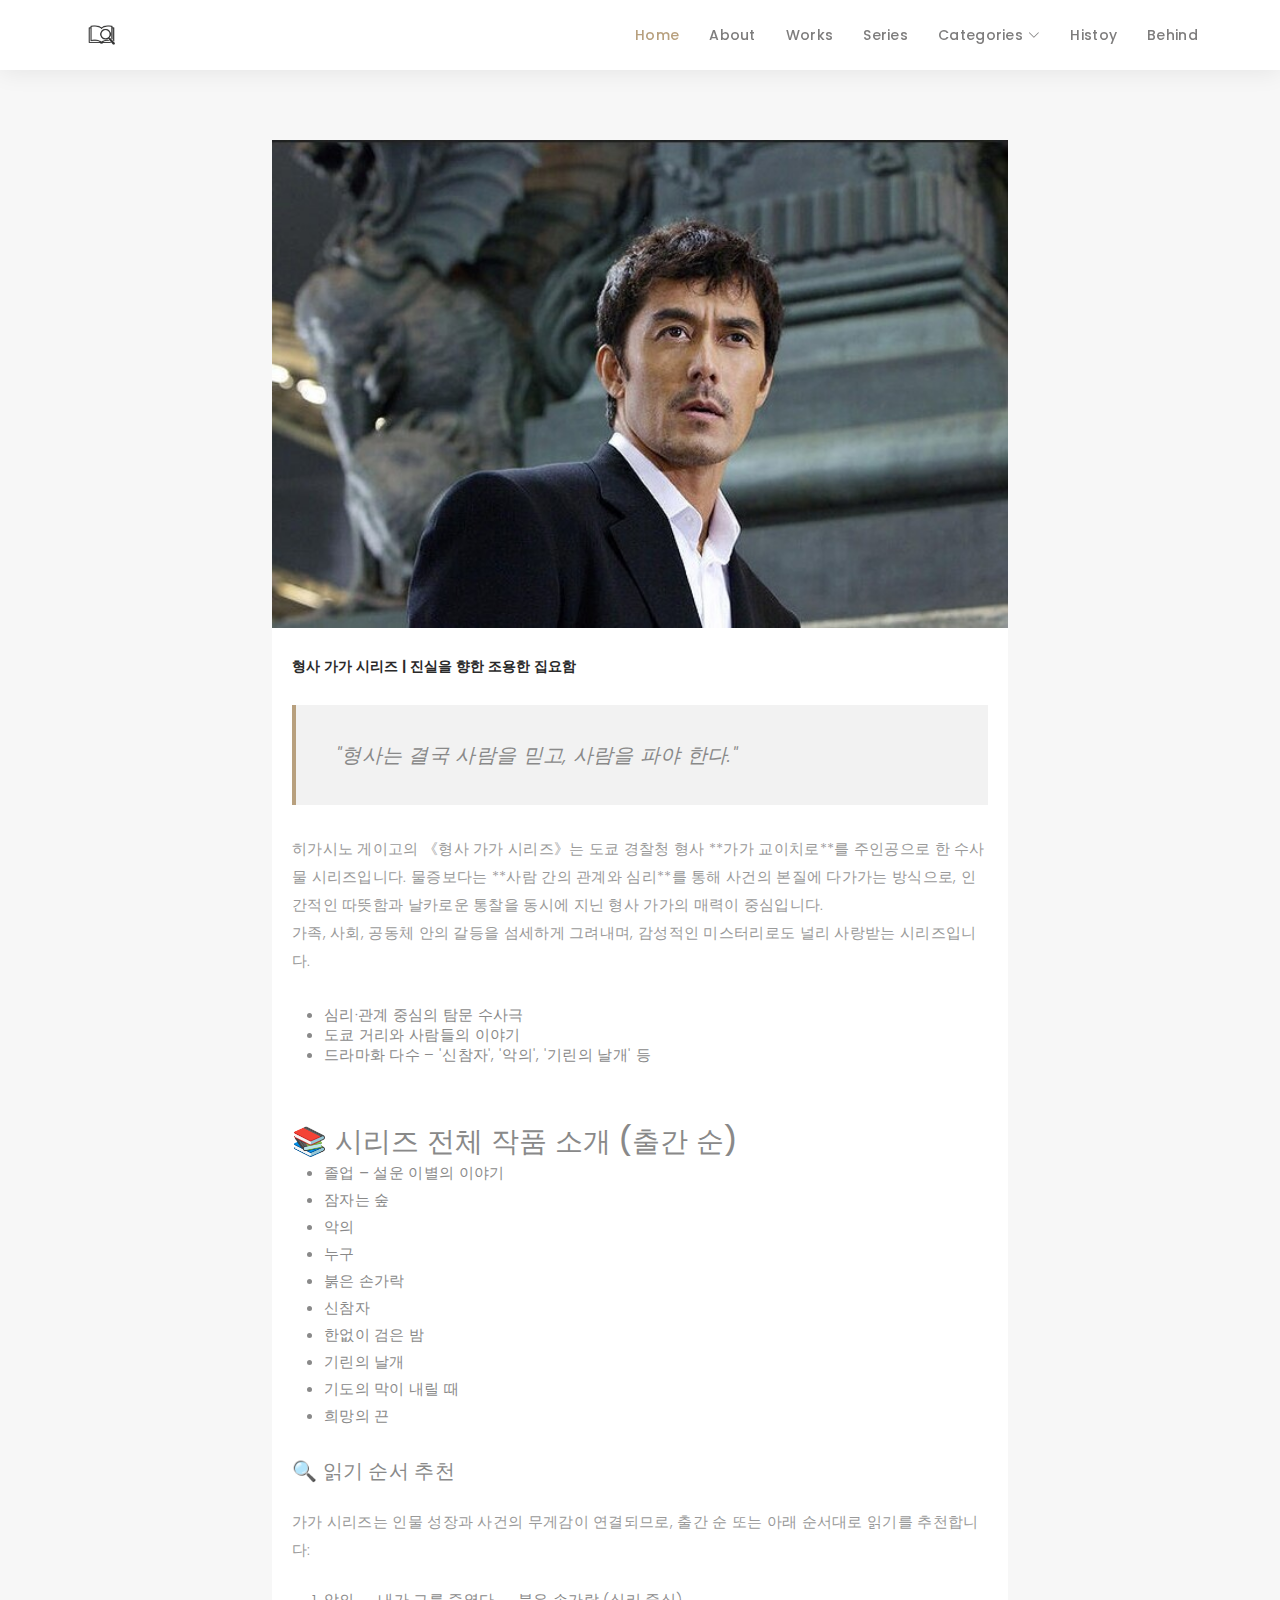
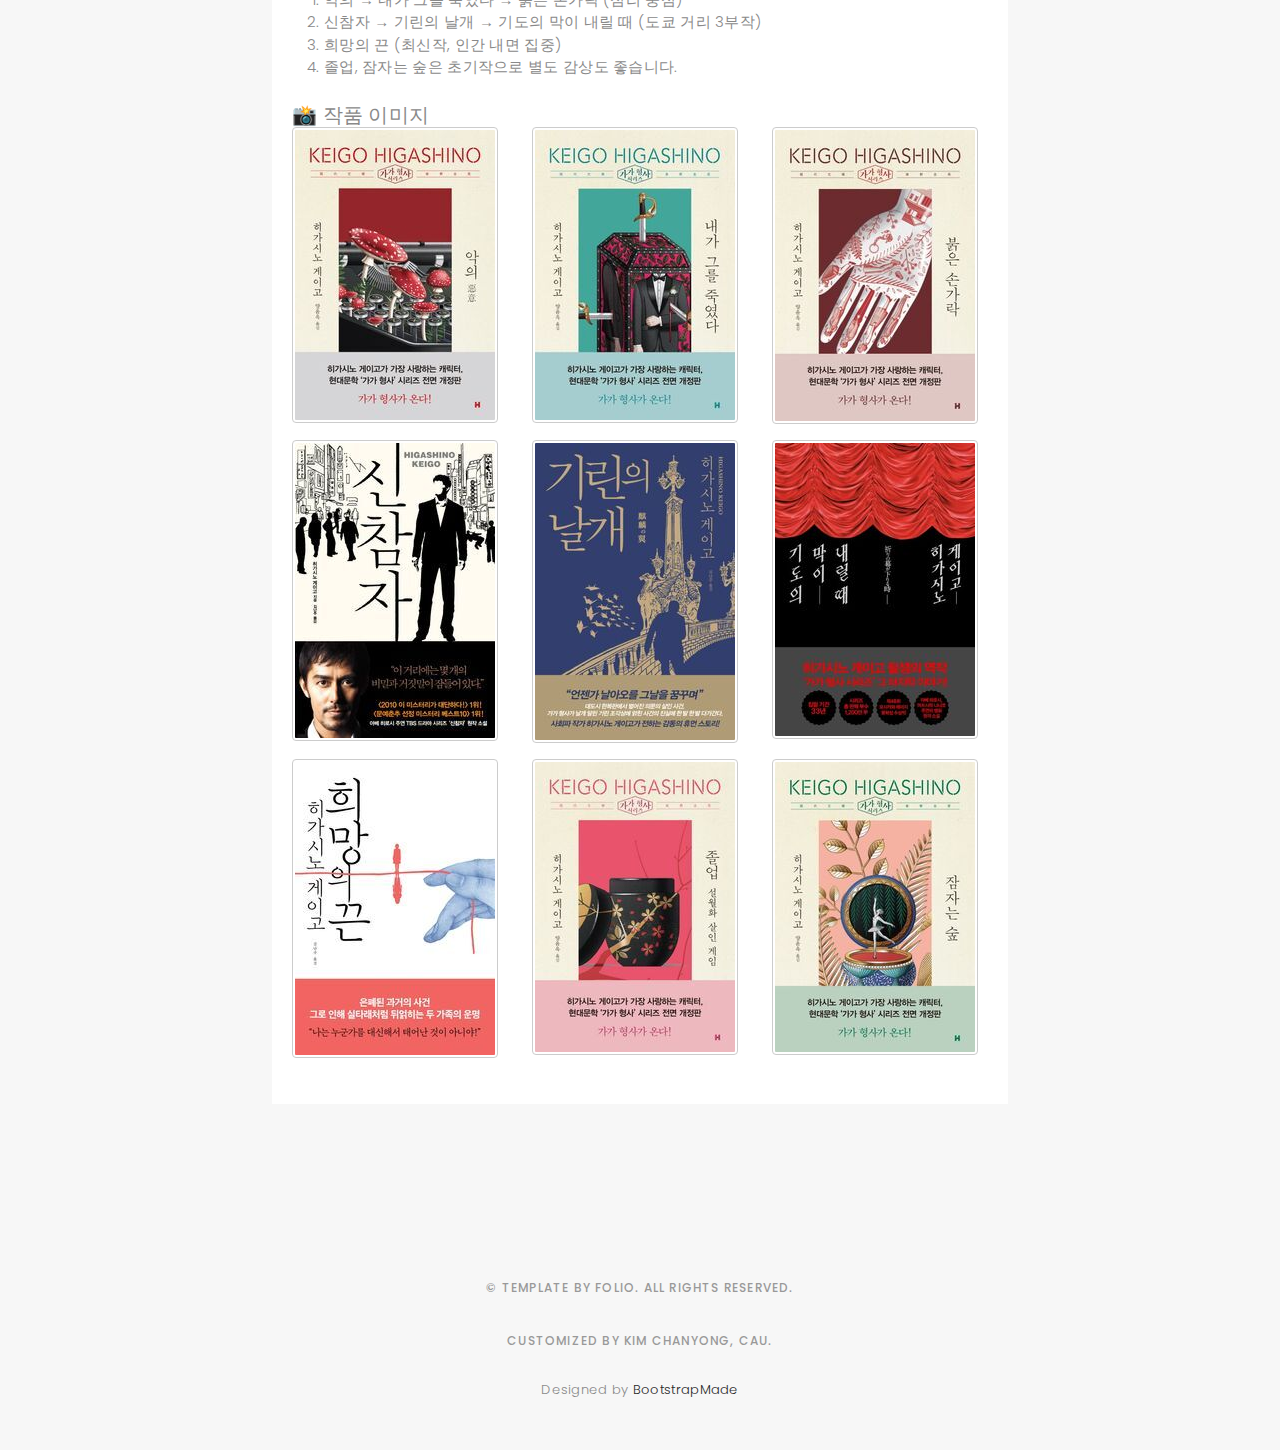
<file: 형사 가가 시리즈.html>
<!DOCTYPE html>
<html lang="en">

<head>
  <meta charset="utf-8">
  <meta content="width=device-width, initial-scale=1.0" name="viewport">

  <title>히가시노 게이고 온라인 기획전</title>
  <meta content="" name="description">
  <meta content="" name="keywords">

  <!-- Favicons -->
  <link href="assets/img/favicon.png" rel="icon">
  <link href="assets/img/apple-touch-icon.png" rel="apple-touch-icon">

  <!-- Google Fonts -->
  <link href="https://fonts.googleapis.com/css?family=Poppins:300,300i,400,400i,500,500i,600,600i,700,700i|Playfair+Display:400,400i,500,500i,600,600i,700,700i,900,900i" rel="stylesheet">

  <!-- Vendor CSS Files -->
  <link href="assets/vendor/bootstrap/css/bootstrap.min.css" rel="stylesheet">
  <link href="assets/vendor/bootstrap-icons/bootstrap-icons.css" rel="stylesheet">
  <link href="assets/vendor/boxicons/css/boxicons.min.css" rel="stylesheet">
  <link href="assets/vendor/glightbox/css/glightbox.min.css" rel="stylesheet">
  <link href="assets/vendor/swiper/swiper-bundle.min.css" rel="stylesheet">

  <!-- Template Main CSS File -->
  <link href="assets/css/style.css" rel="stylesheet">

  <!-- =======================================================
  * Template Name: 히가시노 게이고 온라인 기획전
  * Updated: Mar 10 2023 with Bootstrap v5.2.3
  * Template URL: https://bootstrapmade.com/folio-bootstrap-portfolio-template/
  * Author: BootstrapMade.com
  * License: https://bootstrapmade.com/license/
  ======================================================== -->
</head>

<body>

  <!-- ======= Header ======= -->
  <header id="header" class="fixed-top header-inner-pages">
    <div class="container d-flex align-items-center justify-content-between">

      <a href="index.html" class="logo"><img src="assets/img/logo.png" alt="" class="img-fluid"></a>
      <!-- Uncomment below if you prefer to use an text logo -->
      <!-- <h1 class="logo"><a href="index.html">Folio</a></h1> -->

      <nav id="navbar" class="navbar">
        <ul>
          <li><a class="nav-link scrollto active" href="index.html#hero">Home</a></li>
          <li><a class="nav-link scrollto" href="index.html#about">About</a></li>
          <li><a class="nav-link  scrollto" href="index.html#portfolio">Works</a></li>
          <li><a class="nav-link  scrollto" href="index.html#journal">Series</a></li>
          <li class="dropdown"><a href="category.html"><span>Categories</span> <i class="bi bi-chevron-down"></i></a>
            <ul>
              <li class="dropdown"><a href="category.html"><span>인기작</span> <i class="bi bi-chevron-right"></i></a>
                <ul>
                  <li><a href="category.html">용의자 x의 헌신</a></li>
                  <li><a href="category.html">백야행</a></li>
                  <li><a href="category.html">나미야 잡화점의 기적</a></li>
                  <li><a href="category.html">악의</a></li>
                  <li><a href="category.html">매스커레이드 호텔</a></li>
                </ul>
              </li>
              <li class="dropdown"><a href="category.html"><span>감성 미스터리</span> <i class="bi bi-chevron-right"></i></a>
                <ul>
                  <li><a href="category.html">비밀</a></li>
                  <li><a href="category.html">신참자</a></li>
                  <li><a href="category.html">나미야 잡화점의 기적</a></li>
                  <li><a href="category.html">한여름의 방정식</a></li>
                </ul>
              </li>
              <li class="dropdown"><a href="category.html"><span>극적반전</span> <i class="bi bi-chevron-right"></i></a>
                <ul>
                  <li><a href="category.html">붉은 손가락</a></li>
                  <li><a href="category.html">백야행</a></li>
                  <li><a href="category.html">성녀의 구제</a></li>
                </ul>
              </li>
              <li class="dropdown"><a href="category.html"><span>드라마화</span> <i class="bi bi-chevron-right"></i></a>
                <ul>
                  <li><a href="category.html">용의자 x의 헌신</a></li>
                  <li><a href="category.html">매스커레이드 호텔</a></li>
                  <li><a href="category.html">기린의 날개</a></li>
                </ul>
              </li>
            </ul>
          </li>
          <li><a class="nav-link scrollto" href="index.html#history">Histoy</a></li>
          <li><a class="nav-link scrollto" href="index.html#contact">Behind</a></li>
        </ul>
        <i class="bi bi-list mobile-nav-toggle"></i>
      </nav><!-- .navbar -->

    </div>
  </header><!-- End Header -->

  <main id="main">

<!-- ======= Blog Single ======= -->
<div class="main-content paddsection">
  <div class="container">
    <div class="row justify-content-center">
      <div class="col-md-8 col-md-offset-2">
        <div class="row">
          <div class="container-main single-main">
            <div class="col-md-12">
              <div class="block-main mb-30">
                <!-- 타이틀 이미지 -->
                <img src="assets/img/series/형사 가가 시리즈/0. 가가 교이치로.jpg" class="img-responsive w-100" alt="형사 가가 시리즈 타이틀">

                <!-- 시리즈 제목 및 인용구 -->
                <div class="content-main single-post padDiv">
                  <div class="journal-txt">
                    <h4>형사 가가 시리즈 | 진실을 향한 조용한 집요함</h4\>
                  </div>
                  <blockquote style="font-size: 1.25rem; font-style: italic;">"형사는 결국 사람을 믿고, 사람을 파야 한다."</blockquote>

                  <!-- 시리즈 개요 -->
                  <p class="mb-30">
                    히가시노 게이고의 《형사 가가 시리즈》는 도쿄 경찰청 형사 **가가 교이치로**를 주인공으로 한 수사물 시리즈입니다.
                    물증보다는 **사람 간의 관계와 심리**를 통해 사건의 본질에 다가가는 방식으로, 인간적인 따뜻함과 날카로운 통찰을 동시에 지닌 형사 가가의 매력이 중심입니다.<br/>
                    가족, 사회, 공동체 안의 갈등을 섬세하게 그려내며, 감성적인 미스터리로도 널리 사랑받는 시리즈입니다.
                  </p>

                  <!-- 시리즈 특징 -->
                  <ul>
                    <li>심리·관계 중심의 탐문 수사극</li>
                    <li>도쿄 거리와 사람들의 이야기</li>
                    <li>드라마화 다수 – '신참자', '악의', '기린의 날개' 등</li>
                  </ul><br/>

                  <!-- 작품 목록 -->
                  <h3 class="mt-4">📚 시리즈 전체 작품 소개 (출간 순)</h3>
                  <div class="mb-30">
                    <ul style="line-height: 1.8;">
                      <li><strong>졸업 – 설운 이별의 이야기</strong></li>
                      <li><strong>잠자는 숲</strong></li>
                      <li><strong>악의</strong></li>
                      <li><strong>누구</strong></li>
                      <li><strong>붉은 손가락</strong></li>
                      <li><strong>신참자</strong></li>
                      <li><strong>한없이 검은 밤</strong></li>
                      <li><strong>기린의 날개</strong></li>
                      <li><strong>기도의 막이 내릴 때</strong></li>
                      <li><strong>희망의 끈</strong></li>
                    </ul>
                  </div>

                  <!-- 읽기 순서 제안 -->
                  <h5 class="mt-4">🔍 읽기 순서 추천</h5>
                  <p>
                    가가 시리즈는 인물 성장과 사건의 무게감이 연결되므로, 출간 순 또는 아래 순서대로 읽기를 추천합니다:
                  </p>
                  <ol style="line-height: 1.5;">
                    <li>악의 → 내가 그를 죽였다 → 붉은 손가락 (심리 중심)</li>
                    <li>신참자 → 기린의 날개 → 기도의 막이 내릴 때 (도쿄 거리 3부작)</li>
                    <li>희망의 끈 (최신작, 인간 내면 집중)</li>
                    <li>졸업, 잠자는 숲은 초기작으로 별도 감상도 좋습니다.</li>
                  </ol>

                  <!-- 작품 이미지 예시 자리 (이미지 이름은 사용자가 보유) -->
                  <h5 class="mt-4">📸 작품 이미지</h5>
                  <div class="row">
                    <div class="col-md-4 mb-3"><img src="assets/img/series/형사 가가 시리즈/4. 악의.jpg" alt="악의" class="img-fluid" style="border: 1px solid #ccc; border-radius: 4px; padding: 2px;"></div>
                    <div class="col-md-4 mb-3"><img src="assets/img/series/형사 가가 시리즈/5. 내가 그를 죽였다.jpg" alt="내가 그를 죽였다" class="img-fluid" style="border: 1px solid #ccc; border-radius: 4px; padding: 2px;"></div>
                    <div class="col-md-4 mb-3"><img src="assets/img/series/형사 가가 시리즈/7. 붉은 손가락.jpg" alt="붉은 손가락" class="img-fluid" style="border: 1px solid #ccc; border-radius: 4px; padding: 2px;"></div>
                    <div class="col-md-4 mb-3"><img src="assets/img/series/형사 가가 시리즈/8. 신참자.jpg" alt="신참자" class="img-fluid" style="border: 1px solid #ccc; border-radius: 4px; padding: 2px;"></div>
                    <div class="col-md-4 mb-3"><img src="assets/img/series/형사 가가 시리즈/9. 기린의 날개.jpg" alt="기린의 날개" class="img-fluid" style="border: 1px solid #ccc; border-radius: 4px; padding: 2px;"></div>
                    <div class="col-md-4 mb-3"><img src="assets/img/series/형사 가가 시리즈/10. 기도의 막이 내릴 때.jpg" alt="기도의 막이 내릴 때" class="img-fluid" style="border: 1px solid #ccc; border-radius: 4px; padding: 2px;"></div>
                    <div class="col-md-4 mb-3"><img src="assets/img/series/형사 가가 시리즈/11. 희망의 끈.jpg" alt="희망" class="img-fluid" style="border: 1px solid #ccc; border-radius: 4px; padding: 2px;"></div>
                    <div class="col-md-4 mb-3"><img src="assets/img/series/형사 가가 시리즈/1. 졸업.jpg" alt="졸업" class="img-fluid" style="border: 1px solid #ccc; border-radius: 4px; padding: 2px;"></div>
                    <div class="col-md-4 mb-3"><img src="assets/img/series/형사 가가 시리즈/2. 잠자는 숲.jpg" alt="잠자는 숲" class="img-fluid" style="border: 1px solid #ccc; border-radius: 4px; padding: 2px;"></div>
                  </div>
                </div>
              </div>
            </div>
          </div>
        </div>
      </div>
    </div>
  </div>
</div><!-- End Blog Single -->

  </main><!-- End #main -->

  <!-- ======= Footer ======= -->
  <div id="footer" class="text-center">
    <div class="container">

      <p>&copy; Template by Folio. All rights reserved.</p>
      <p>Customized by Kim Chanyong, CAU.</p>

      <div class="credits">
        <!--
        All the links in the footer should remain intact.
        You can delete the links only if you purchased the pro version.
        Licensing information: https://bootstrapmade.com/license/
        Purchase the pro version with working PHP/AJAX contact form: https://bootstrapmade.com/buy/?theme=Folio
      -->
        Designed by <a href="https://bootstrapmade.com/">BootstrapMade</a>
      </div>

    </div>
  </div><!-- End Footer -->

  <a href="#" class="back-to-top d-flex align-items-center justify-content-center"><i class="bi bi-arrow-up-short"></i></a>

  <!-- Vendor JS Files -->
  <script src="assets/vendor/bootstrap/js/bootstrap.bundle.min.js"></script>
  <script src="assets/vendor/glightbox/js/glightbox.min.js"></script>
  <script src="assets/vendor/isotope-layout/isotope.pkgd.min.js"></script>
  <script src="assets/vendor/swiper/swiper-bundle.min.js"></script>
  <script src="assets/vendor/typed.js/typed.min.js"></script>
  <script src="assets/vendor/php-email-form/validate.js"></script>

  <!-- Template Main JS File -->
  <script src="assets/js/main.js"></script>

</body>

</html>
</file>
<file: assets/css/style.css>
/**
* Template Name: Folio
* Updated: Mar 10 2023 with Bootstrap v5.2.3
* Template URL: https://bootstrapmade.com/folio-bootstrap-portfolio-template/
* Author: BootstrapMade.com
* License: https://bootstrapmade.com/license/
*/

/*--------------------------------------------------------------
# General
--------------------------------------------------------------*/
body {
  background: #ffffff;
  color: #898989;
  font-family: "Poppins", helvetica;
  font-size: 15px;
  font-weight: 300;
  line-height: 20px;
  letter-spacing: 0.02em;
  overflow-x: hidden;
  margin: 0 auto;
  padding: 0;
  box-sizing: border-box;
}

h1,
h2,
h3,
h4,
h5,
h6 {
  margin: 0;
}

h2 {
  color: #292929;
  font-weight: 600;
}

h4 {
  color: #292929;
  font-size: 14px;
  font-weight: 600;
}

a {
  color: #292929;
  text-decoration: none !important;
  transition: all 0.5s ease-in-out 0s;
}

a:hover {
  transition: all 0.5s ease-in-out 0s;
}

p {
  margin: 25px 0;
  padding: 0;
  font-size: 15px;
  color: #999999;
  line-height: 28px;
}

::-moz-selection {
  background: #b8a07e;
  color: #fff;
}

::selection {
  background: #b8a07e;
  color: #fff;
}

.btn {
  background: #333;
  border: medium none;
  border-radius: 0;
  color: #fff;
  font-size: 12px;
  height: 50px;
  line-height: 50px;
  padding: 0 30px;
  text-transform: uppercase;
}

.btn:hover,
.btn:focus {
  color: #fff;
}

.padDiv {
  padding: 30px 20px;
}

.section-title {
  margin-bottom: 70px;
}

.section-title h2 {
  font-size: 25px;
  letter-spacing: 2px;
  text-transform: uppercase;
}

.form-control {
  background-color: transparent;
  border: 1px solid #999;
  border-radius: 0;
  color: #999999;
  font-size: 12px;
  font-weight: 500;
  height: 50px;
  letter-spacing: 0.1em;
  padding-left: 10px;
  margin: 0 0 25px 0;
  line-height: 14px;
  text-transform: uppercase;
}

.form-control:focus {
  box-shadow: none;
  outline: 0 none;
}

.paddsection {
  padding-top: 90px;
  padding-bottom: 90px;
}

.paddsections {
  padding-top: 90px;
  padding-bottom: 90px !important;
}

.hvr-shutter-in-horizontal::before {
  background: #333;
}

.hvr-shutter-in-horizontal:hover {
  background: #b8a07e;
}

.mb-30 {
  margin-bottom: 30px;
}

.main-content {
  padding-top: 140px;
}

/*--------------------------------------------------------------
# Back to top button
--------------------------------------------------------------*/
.back-to-top {
  position: fixed;
  visibility: hidden;
  opacity: 0;
  right: 15px;
  bottom: 15px;
  z-index: 996;
  background: #b8a07e;
  width: 40px;
  height: 40px;
  border-radius: 4px;
  transition: all 0.4s;
}

.back-to-top i {
  font-size: 28px;
  color: #fff;
  line-height: 0;
}

.back-to-top:hover {
  background: #c6b398;
  color: #fff;
}

.back-to-top.active {
  visibility: visible;
  opacity: 1;
}

/*--------------------------------------------------------------
# Header
--------------------------------------------------------------*/
#header {
  transition: all 0.5s;
  z-index: 997;
  padding: 15px 0;
  background-color: #fff;
  top: -100%;
  box-shadow: 0px 2px 25px rgba(0, 0, 0, 0.08);
}

#header.header-scrolled,
#header.header-inner-pages {
  top: 0;
}

#header .logo {
  font-size: 30px;
  margin: 0;
  padding: 0;
  line-height: 1;
  font-weight: 600;
  letter-spacing: 1px;
  font-family: "Playfair Display", sans-serif;
  font-style: italic;
}

#header .logo a {
  color: #898989;
}

#header .logo img {
  max-height: 40px;
}

@media (max-width: 992px) {
  #header {
    border: 0;
  }
}

/*--------------------------------------------------------------
# Navigation Menu
--------------------------------------------------------------*/
/**
* Desktop Navigation 
*/
.navbar {
  padding: 0;
}

.navbar ul {
  margin: 0;
  padding: 0;
  display: flex;
  list-style: none;
  align-items: center;
}

.navbar li {
  position: relative;
}

.navbar a,
.navbar a:focus {
  display: flex;
  align-items: center;
  justify-content: space-between;
  padding: 10px 0 10px 30px;
  font-family: "Poppins", sans-serif;
  font-size: 14px;
  font-weight: 500;
  color: #7e7d7d;
  white-space: nowrap;
  transition: 0.3s;
}

.navbar a i,
.navbar a:focus i {
  font-size: 12px;
  line-height: 0;
  margin-left: 5px;
}

.navbar a:hover,
.navbar .active,
.navbar .active:focus,
.navbar li:hover>a {
  color: #b8a07e;
}

.navbar .dropdown ul {
  display: block;
  position: absolute;
  left: 30px;
  top: calc(100% + 30px);
  margin: 0;
  padding: 10px 0;
  z-index: 99;
  opacity: 0;
  visibility: hidden;
  background: #fff;
  box-shadow: 0px 0px 30px rgba(127, 137, 161, 0.25);
  transition: 0.3s;
}

.navbar .dropdown ul li {
  min-width: 200px;
}

.navbar .dropdown ul a {
  padding: 10px 20px;
  font-weight: 400;
}

.navbar .dropdown ul a i {
  font-size: 12px;
}

.navbar .dropdown ul a:hover,
.navbar .dropdown ul .active:hover,
.navbar .dropdown ul li:hover>a {
  color: #b8a07e;
}

.navbar .dropdown:hover>ul {
  opacity: 1;
  top: 100%;
  visibility: visible;
}

.navbar .dropdown .dropdown ul {
  top: 0;
  left: calc(100% - 30px);
  visibility: hidden;
}

.navbar .dropdown .dropdown:hover>ul {
  opacity: 1;
  top: 0;
  left: 100%;
  visibility: visible;
}

@media (max-width: 1366px) {
  .navbar .dropdown .dropdown ul {
    left: -90%;
  }

  .navbar .dropdown .dropdown:hover>ul {
    left: -100%;
  }
}

/**
* Mobile Navigation 
*/
.mobile-nav-toggle {
  color: #4b4a4a;
  font-size: 28px;
  cursor: pointer;
  display: none;
  line-height: 0;
  transition: 0.5s;
}

.mobile-nav-toggle.bi-x {
  color: #fff;
}

@media (max-width: 991px) {
  .mobile-nav-toggle {
    display: block;
  }

  .navbar ul {
    display: none;
  }
}

.navbar-mobile {
  position: fixed;
  overflow: hidden;
  top: 0;
  right: 0;
  left: 0;
  bottom: 0;
  background: rgba(49, 49, 49, 0.9);
  transition: 0.3s;
}

.navbar-mobile .mobile-nav-toggle {
  position: absolute;
  top: 15px;
  right: 15px;
}

.navbar-mobile ul {
  display: block;
  position: absolute;
  top: 55px;
  right: 15px;
  bottom: 15px;
  left: 15px;
  padding: 10px 0;
  border-radius: 10px;
  background-color: #fff;
  overflow-y: auto;
  transition: 0.3s;
}

.navbar-mobile a,
.navbar-mobile a:focus {
  padding: 10px 20px;
  font-size: 15px;
  color: #4b4a4a;
}

.navbar-mobile a:hover,
.navbar-mobile .active,
.navbar-mobile li:hover>a {
  color: #b8a07e;
}

.navbar-mobile .getstarted,
.navbar-mobile .getstarted:focus {
  margin: 15px;
}

.navbar-mobile .dropdown ul {
  position: static;
  display: none;
  margin: 10px 20px;
  padding: 10px 0;
  z-index: 99;
  opacity: 1;
  visibility: visible;
  background: #fff;
  box-shadow: 0px 0px 30px rgba(127, 137, 161, 0.25);
}

.navbar-mobile .dropdown ul li {
  min-width: 200px;
}

.navbar-mobile .dropdown ul a {
  padding: 10px 20px;
}

.navbar-mobile .dropdown ul a i {
  font-size: 12px;
}

.navbar-mobile .dropdown ul a:hover,
.navbar-mobile .dropdown ul .active:hover,
.navbar-mobile .dropdown ul li:hover>a {
  color: #b8a07e;
}

.navbar-mobile .dropdown>.dropdown-active {
  display: block;
}

/*--------------------------------------------------------------
# Hero
--------------------------------------------------------------*/
#hero {
  background: url("../img/home-bg.jpg") repeat scroll center center/cover;
  height: 100vh;
  width: 100%;
}

#hero .hero-content {
  height: 100vh;
  text-align: left;
  width: 100%;
  display: flex;
  justify-content: center;
  flex-direction: column;
}

.hero-content h1 {
  font-size: 40px;
  font-weight: 700;
  margin-bottom: 10px;
  text-transform: uppercase;
  color: #fff;
}

.hero-content p {
  font-size: 13px;
  letter-spacing: 3px;
  margin-top: 0;
  margin-bottom: 30px;
  text-transform: capitalize;
  color: #fff;
  font-weight: 500;
}

.hero-content .list-social li {
  float: left;
  margin-right: 20px;
}

.hero-content .list-social li i {
  color: #fff;
  font-size: 15px;
}

/*--------------------------------------------------------------
# Breadcrumbs
--------------------------------------------------------------*/
.breadcrumbs {
  padding: 120px 0 0 0;
  background-color: white;
  min-height: 40px;
}

@media (max-width: 992px) {
  .breadcrumbs {
    padding-top: 100px;
  }
}

.breadcrumbs h2 {
  font-size: 24px;
  font-weight: 300;
  margin: 0;
}

@media (max-width: 992px) {
  .breadcrumbs h2 {
    margin: 0 0 10px 0;
  }
}

.breadcrumbs ol {
  display: flex;
  flex-wrap: wrap;
  list-style: none;
  padding: 0;
  margin: 0;
  font-size: 14px;
}

.breadcrumbs ol li+li {
  padding-left: 10px;
}

.breadcrumbs ol li+li::before {
  display: inline-block;
  padding-right: 10px;
  color: #6c757d;
  content: "/";
}

@media (max-width: 768px) {
  .breadcrumbs .d-flex {
    display: block !important;
  }

  .breadcrumbs ol {
    display: block;
  }

  .breadcrumbs ol li {
    display: inline-block;
  }
}

/*-----------------------------------------------------------------------------------*/
/*  About
/*-----------------------------------------------------------------------------------*/
#about {
  width: 100%;
  height: auto;
  background: #f7f7f7;
  padding-top: 120px;
}

#about .div-img-bg {
  padding-bottom: 30px;
  border: 20px solid #b8a07e;
}

#about .div-img-bg .about-img img {
  width: 100%;
  box-shadow: 0px 0px 85px 0px rgba(0, 0, 0, 0.14);
  margin-top: -60px;
  margin-left: 40px;
  height: 400px;
  -o-object-fit: cover;
  object-fit: cover;
}

#about .about-descr .p-heading {
  font-family: "Playfair Display", serif;
  font-size: 28px;
  text-align: left;
}

#about .about-descr .separator {
  max-width: 80%;
  margin-bottom: 0;
  text-align: left;
}

/*--------------------------------------------------------------
# Services
--------------------------------------------------------------*/
#services {
  background: #f7f7f7;
  position: relative;
  padding-bottom: 80px;
}

.services-block span {
  margin: 10px 0;
  position: relative;
  font-size: 13px;
  color: #292929;
  letter-spacing: 0.1em;
  font-weight: 500;
  text-transform: uppercase;
  display: block;
}

.services-block .separator {
  margin: 0;
  font-size: 13px;
  line-height: 22px;
}

.services-block i {
  font-size: 44px;
  color: #b8a07e;
  line-height: 44px;
}

.services-slider .swiper-pagination {
  margin-top: 30px;
  position: relative;
}

.services-slider .swiper-pagination .swiper-pagination-bullet {
  width: 12px;
  height: 12px;
  background-color: #fff;
  opacity: 1;
  border: 1px solid #b8a07e;
}

.services-slider .swiper-pagination .swiper-pagination-bullet-active {
  background-color: #b8a07e;
}

/*--------------------------------------------------------------
# Portfolio
--------------------------------------------------------------*/
#portfolio {
  position: relative;
  padding-bottom: 50px;
}

#portfolio #portfolio-flters {
  padding: 0;
  margin: 0 auto 35px auto;
  list-style: none;
  text-align: center;
  border-radius: 50px;
  padding: 2px 15px;
}

#portfolio #portfolio-flters li {
  cursor: pointer;
  display: inline-block;
  padding: 10px 15px 8px 15px;
  font-size: 14px;
  font-weight: 600;
  line-height: 1;
  text-transform: uppercase;
  color: #999999;
  margin-bottom: 5px;
  transition: all 0.3s ease-in-out;
}

#portfolio #portfolio-flters li:hover,
#portfolio #portfolio-flters li.filter-active {
  color: #b8a07e;
}

#portfolio #portfolio-flters li:last-child {
  margin-right: 0;
}

#portfolio .portfolio-item {
  margin-bottom: 30px;
}

#portfolio .portfolio-item .portfolio-info {
  opacity: 0;
  position: absolute;
  left: 30px;
  right: 30px;
  bottom: 0;
  z-index: 3;
  transition: all ease-in-out 0.3s;
  background: rgba(255, 255, 255, 0.9);
  padding: 15px;
}

#portfolio .portfolio-item .portfolio-info h4 {
  font-size: 18px;
  color: #666;
  font-weight: 600;
  margin-bottom: 10px;
}

#portfolio .portfolio-item .portfolio-info p {
  color: #999;
  font-size: 14px;
  margin: 0;
  padding: 0;
}

#portfolio .portfolio-item .portfolio-info .preview-link,
#portfolio .portfolio-item .portfolio-info .details-link {
  position: absolute;
  right: 40px;
  font-size: 24px;
  top: calc(50% - 18px);
  color: #b8a07e;
}

#portfolio .portfolio-item .portfolio-info .preview-link:hover,
#portfolio .portfolio-item .portfolio-info .details-link:hover {
  color: #cab89f;
}

#portfolio .portfolio-item .portfolio-info .details-link {
  right: 10px;
}

#portfolio .portfolio-item:hover .portfolio-info {
  opacity: 1;
  bottom: 20px;
}

/*--------------------------------------------------------------
# Portfolio Details
--------------------------------------------------------------*/
.portfolio-details {
  padding-top: 40px;
}

.portfolio-details .portfolio-details-slider img {
  width: 100%;
}

.portfolio-details .portfolio-details-slider .swiper-pagination {
  margin-top: 20px;
  position: relative;
}

.portfolio-details .portfolio-details-slider .swiper-pagination .swiper-pagination-bullet {
  width: 12px;
  height: 12px;
  background-color: #fff;
  opacity: 1;
  border: 1px solid #b8a07e;
}

.portfolio-details .portfolio-details-slider .swiper-pagination .swiper-pagination-bullet-active {
  background-color: #b8a07e;
}

.portfolio-details .portfolio-info {
  padding: 30px;
  box-shadow: 0px 0 30px rgba(75, 74, 74, 0.08);
}

.portfolio-details .portfolio-info h3 {
  font-size: 22px;
  font-weight: 700;
  margin-bottom: 20px;
  padding-bottom: 20px;
  border-bottom: 1px solid #eee;
}

.portfolio-details .portfolio-info ul {
  list-style: none;
  padding: 0;
  font-size: 15px;
}

.portfolio-details .portfolio-info ul li+li {
  margin-top: 10px;
}

.portfolio-details .portfolio-description {
  padding-top: 30px;
}

.portfolio-details .portfolio-description h2 {
  font-size: 26px;
  font-weight: 700;
  margin-bottom: 20px;
}

.portfolio-details .portfolio-description p {
  padding: 0;
}

/*--------------------------------------------------------------
# Journal
--------------------------------------------------------------*/
#journal,
#journal-blog {
  height: auto;
  width: 100%;
  background: #f7f7f7;
  padding-bottom: 60px;
  position: relative;
}

#journal-blog {
  background: #fff;
  padding-bottom: 30px;
}

#journal .journal-block {
  display: inline-block;
  height: auto;
  width: 100%;
}

#journal .journal-block .journal-info {
  position: relative;
}

.journal-block .journal-info img {
  max-width: 100%;
}

.journal-block .journal-info .journal-txt {
  padding: 25px 0px;
  position: relative;
}

.journal-block .journal-info .journal-txt h4 a {
  display: block;
  font-size: 19px;
  line-height: 24px;
  margin: 0 0 13px 0;
  font-weight: 500;
  color: #292929;
  transition: all 0.5s ease-in-out 0s;
}

.journal-block .journal-info .journal-txt h4 a:hover {
  color: #b8a07e;
  transition: all 0.5s ease-in-out 0s;
}

.journal-block .journal-info .journal-txt p {
  margin: 0;
  font-size: 14px;
  line-height: 24px;
}

/*--------------------------------------------------------------
# Journal
--------------------------------------------------------------*/
#contact {
  height: auto;
  width: 100%;
}

.contact-details {
  list-style: none;
  margin: 0;
  padding: 0;
}

.contact-details li {
  padding-bottom: 10px;
}

#contact input,
#contact textarea {
  width: 100%;
  margin-bottom: 5px;
}

#contact textarea {
  min-height: 160px;
}

.php-email-form .error-message {
  display: none;
  color: #fff;
  background: #ed3c0d;
  text-align: left;
  padding: 15px;
  margin-bottom: 15px;
  font-weight: 600;
}

.php-email-form .error-message br+br {
  margin-top: 25px;
}

.php-email-form .sent-message {
  display: none;
  color: #fff;
  background: #18d26e;
  text-align: center;
  padding: 15px;
  font-weight: 600;
  margin-bottom: 15px;
}

.php-email-form .loading {
  display: none;
  background: #fff;
  text-align: center;
  padding: 15px;
  margin-bottom: 15px;
}

.php-email-form .loading:before {
  content: "";
  display: inline-block;
  border-radius: 50%;
  width: 24px;
  height: 24px;
  margin: 0 10px -6px 0;
  border: 3px solid #18d26e;
  border-top-color: #eee;
  animation: animate-loading 1s linear infinite;
}

@keyframes animate-loading {
  0% {
    transform: rotate(0deg);
  }

  100% {
    transform: rotate(360deg);
  }
}

/*--------------------------------------------------------------
# Blog
--------------------------------------------------------------*/
/*  Navbar fixd page */
.subpage-nav {
  display: block !important;
}

/*-----------------------------------------------------------------------------------*/
/*  /* Single page */
/*-----------------------------------------------------------------------------------*/
#journal-blog {
  padding-top: 140px;
}

/* main content */
.main-content {
  background: #f7f7f7;
}

.main-content .container-main {
  display: inline-block;
  width: 100%;
}

.main-content .container-main .block-main {
  margin-bottom: 30px;
  overflow: hidden;
}

.container-main .block-main .content-main {
  background: #fff none repeat scroll 0 0;
  display: inline-block;
  width: 100%;
}

.journal-txt h4 a {
  display: block;
  font-size: 19px;
  line-height: 24px;
  margin: 0 0 13px 0;
  font-weight: 500;
  color: #292929;
  transition: all 0.5s ease-in-out 0s;
}

.journal-txt h4 a:hover {
  color: #b8a07e;
  transition: all 0.5s ease-in-out 0s;
}

.post-meta ul li {
  font-size: 12px;
  font-weight: normal;
  margin-left: 8px;
  margin-right: 8px;
  text-transform: capitalize;
  display: inline-block;
  float: none;
}

.content-main .post-meta a {
  color: #a2a2a2;
  margin-left: 5px;
}

/* Commonts */
.comments {
  background: #fff;
}

.entry-comments h6 {
  margin-right: 10px;
  font-size: 13px;
  letter-spacing: 0.1em;
  font-weight: 500;
}

.entry-comments-item {
  margin-top: 40px;
  padding-bottom: 40px;
  border-bottom: 1px solid #f2f2f2;
}

.entry-comments-avatar {
  position: absolute;
  display: block;
  border-radius: 50%;
  width: 60px;
  height: 60px;
}

.entry-comments-body {
  padding-left: 86px;
}

.entry-comments-author {
  margin-right: 10px;
  font-size: 13px;
  color: #292929;
  letter-spacing: 0.1em;
  font-weight: 500;
}

.rep {
  font-size: 13px;
  color: #292929;
  letter-spacing: 0.1em;
  font-weight: 500;
  text-transform: capitalize;
}

.entry-comments span a {
  font-size: 13px;
  color: #999;
}

.entry-comments-reply {
  padding-left: 10%;
}

/* Commonts form */
.cmt {
  background: #fff;
}

blockquote {
  padding: 40px;
  background-color: #f2f2f2;
  margin: 30px 0;
  border: none;
  border-left: 4px solid #b8a07e;
}

/*--------------------------------------------------------------
# Footer
--------------------------------------------------------------*/
#footer {
  background: #f7f7f7;
  padding-top: 50px;
  padding-bottom: 50px;
}

#footer .socials-media {
  width: 100%;
}

#footer .socials-media ul {
  display: inline-block;
  float: none;
  margin: 0 0 20px 0;
}

#footer .socials-media ul li {
  float: left;
  margin-left: 10px;
  margin-right: 10px;
}

#footer .socials-media ul li a {
  font-size: 24px;
  color: #999;
  letter-spacing: 0.1em;
  font-weight: 500;
  background: transparent;
  text-transform: uppercase;
  transition: all 0.5s ease-in-out 0s;
}

#footer .socials-media ul li a:hover {
  color: #b8a07e;
  transition: all 0.5s ease-in-out 0s;
}

#footer p {
  font-size: 12px;
  letter-spacing: 0.1em;
  font-weight: 500;
  margin-top: 0;
  text-transform: uppercase;
}

.credits {
  font-size: 13px;
}

/** Width between 1200x to 0
 *  ~~~~~~~~~~~~~~~~~~~~~~~~~~~~~~~~~~~~
 */
/** Width between 992px to 1199px
 *  ~~~~~~~~~~~~~~~~~~~~~~~~~~~~~~~~~~~~
 */
/** Width between 768px to 991px
 *  ~~~~~~~~~~~~~~~~~~~~~~~~~~~~~~~~~~~~
 */
@media (min-width: 768px) and (max-width: 991px) {

  /* Navbar */
  nav {
    padding: 10px 15px;
  }

  .nav-menu {
    margin-top: 40px;
    display: none;
    float: none;
    width: 100%;
  }

  .nav-menu li {
    float: none;
    width: 100%;
    text-align: center;
    border-top: 1px solid #f7f7f7;
    line-height: 45px;
    margin-left: 0;
    padding-top: 10px;
    padding-bottom: 10px;
  }

  .responsive {
    float: right;
    padding-top: 15px;
    display: block;
  }

  /* About */
  .head-info .header-content .cmaster h1 {
    font-size: 32px;
  }

  #about .div-img-bg {
    padding: 0;
  }

  #about .div-img-bg .about-img img {
    margin-top: 0%;
    margin-left: calc(0% - 0px);
  }

  #about .about-descr .p-heading {
    font-size: 20px;
  }

  #about .about-descr .separator {
    max-width: 100%;
    margin-bottom: 0;
  }

  /* portfolio */
  #portfolio .portfolio-list .nav li {
    float: none;
    margin: 20px;
    display: inline-block;
  }

  /* journal */
  #journal .journal-block .journal-info {
    margin-bottom: 30px;
  }

  /* Contact */
  .contact-contact {
    margin-bottom: 30px;
  }

  /* Footer */
  #footer .socials-media ul li {
    margin-right: 0;
    margin-left: 0;
    float: none;
    display: inline-block;
  }
}

/** Width between 767px to 0
 *  ~~~~~~~~~~~~~~~~~~~~~~~~~~~~~~~~~~~~
 */
@media (max-width: 767px) {

  /* Navbar */
  nav {
    padding: 20px 15px;
  }

  .nav-menu {
    margin-top: 40px;
    display: none;
    float: none;
    width: 100%;
  }

  .nav-menu li {
    float: none;
    width: 100%;
    text-align: center;
    border-top: 1px solid #f7f7f7;
    line-height: 45px;
    margin-left: 0;
    padding-top: 10px;
    padding-bottom: 10px;
  }

  .responsive {
    float: right;
    padding-top: 15px;
    display: block;
  }

  /* About */
  .head-info .header-content h1 {
    font-size: 32px;
  }

  #about .div-img-bg {
    padding: 0;
  }

  #about .div-img-bg .about-img img {
    margin-top: 0%;
    margin-left: calc(0% - 0px);
  }

  #about .about-descr .p-heading {
    font-size: 20px;
  }

  #about .about-descr .separator {
    max-width: 100%;
    margin-bottom: 0;
  }

  /* portfolio */
  #portfolio .portfolio-list .nav li {
    float: none;
    margin: 20px;
    display: inline-block;
  }

  /* journal */
  #journal .journal-block .journal-info {
    margin-bottom: 30px;
  }

  /* Contact */
  .contact-contact {
    margin-bottom: 30px;
  }

  /* Footer */
  #footer .socials-media ul li {
    margin-right: 0;
    margin-left: 0;
    float: none;
    display: inline-block;
  }
}

/** Width between 600px to 0
 *  ~~~~~~~~~~~~~~~~~~~~~~~~~~~~~~~~~~~~
 */
@media (max-width: 600px) {

  /* Navbar */
  nav {
    padding: 20px 15px;
  }

  .nav-menu {
    margin-top: 40px;
    display: none;
    float: none;
    width: 100%;
  }

  .nav-menu li {
    float: none;
    width: 100%;
    text-align: center;
    border-top: 1px solid #f7f7f7;
    line-height: 45px;
    margin-left: 0;
    padding-top: 10px;
    padding-bottom: 10px;
  }

  .responsive {
    float: right;
    padding-top: 15px;
    display: block;
  }

  /* About */
  .head-info .header-content h1 {
    font-size: 32px;
  }

  #about .div-img-bg {
    padding: 0;
  }

  #about .div-img-bg .about-img img {
    margin-top: 0%;
    margin-left: calc(0% - 0px);
  }

  #about .about-descr .p-heading {
    font-size: 20px;
  }

  #about .about-descr .separator {
    max-width: 100%;
    margin-bottom: 0;
  }

  /* portfolio */
  #portfolio .portfolio-list .nav li {
    float: none;
    margin: 10px;
    display: inline-block;
  }

  /* journal */
  #journal .journal-block .journal-info {
    margin-bottom: 30px;
  }

  /* Contact */
  .contact-contact {
    margin-bottom: 30px;
  }

  /* Footer */
  #footer .socials-media ul li {
    margin-right: 0;
    margin-left: 0;
    float: none;
    display: inline-block;
  }
}

/** Width between 480px to 0
 *  ~~~~~~~~~~~~~~~~~~~~~~~~~~~~~~~~~~~~
 */
@media (max-width: 480px) {

  /* Navbar */
  nav {
    padding: 20px 15px;
  }

  .nav-menu {
    margin-top: 40px;
    display: none;
    float: none;
    width: 100%;
  }

  .nav-menu li {
    float: none;
    width: 100%;
    text-align: center;
    border-top: 1px solid #f7f7f7;
    line-height: 45px;
    margin-left: 0;
    padding-top: 10px;
    padding-bottom: 10px;
  }

  .responsive {
    float: right;
    padding-top: 15px;
    display: block;
  }

  /* About */
  .head-info .header-content h1 {
    font-size: 32px;
  }

  #about .div-img-bg {
    padding: 0;
  }

  #about .div-img-bg .about-img img {
    margin-top: 0%;
    margin-left: calc(0% - 0px);
  }

  #about .about-descr .p-heading {
    font-size: 20px;
  }

  #about .about-descr .separator {
    max-width: 100%;
    margin-bottom: 0;
  }

  /* portfolio */
  #portfolio .portfolio-list .nav li {
    float: none;
    margin: 20px;
  }

  /* journal */
  #journal .journal-block .journal-info {
    margin-bottom: 30px;
  }

  /* Contact */
  .contact-contact {
    margin-bottom: 30px;
  }

  /* Footer */
  #footer .socials-media ul li {
    margin-right: 0;
    margin-left: 0;
    float: none;
    display: inline-block;
  }
}

/** Width between 320px to 0
 *  ~~~~~~~~~~~~~~~~~~~~~~~~~~~~~~~~~~~~
 */
@media (max-width: 320px) {

  /* Navbar */
  nav {
    padding: 20px 15px;
  }

  .nav-menu {
    margin-top: 40px;
    display: none;
    float: none;
    width: 100%;
  }

  .nav-menu li {
    float: none;
    width: 100%;
    text-align: center;
    border-top: 1px solid #f7f7f7;
    line-height: 45px;
    margin-left: 0;
    padding-top: 10px;
    padding-bottom: 10px;
  }

  .responsive {
    float: right;
    padding-top: 15px;
    display: block;
  }

  /* About */
  .head-info .header-content h1 {
    font-size: 32px;
  }

  #about .div-img-bg {
    padding: 0;
  }

  #about .div-img-bg .about-img img {
    margin-top: 0%;
    margin-left: calc(0% - 0px);
  }

  #about .about-descr .p-heading {
    font-size: 20px;
  }

  #about .about-descr .separator {
    max-width: 100%;
    margin-bottom: 0;
  }

  /* portfolio */
  #portfolio .portfolio-list .nav li {
    float: none;
    margin: 20px;
  }

  /* journal */
  #journal .journal-block .journal-info {
    margin-bottom: 30px;
  }

  /* Contact */
  .contact-contact {
    margin-bottom: 30px;
  }

  /* Footer */
  #footer .socials-media ul li {
    margin-right: 0;
    margin-left: 0;
    float: none;
    display: inline-block;
  }

  /* Single page */
  .entry-comments-body span {
    display: inline-block;
    margin-right: 0;
  }
}

/*--------------------------------------------------------------
# Resume
--------------------------------------------------------------*/
.resume .resume-title {
  font-size: 26px;
  font-weight: 700;
  margin-top: 20px;
  margin-bottom: 20px;
  color: #45505b;
}

.resume .resume-item {
  padding: 0 0 20px 20px;
  margin-top: -2px;
  border-left: 2px solid #0563bb;
  position: relative;
}

.resume .resume-item h4 {
  line-height: 18px;
  font-size: 18px;
  font-weight: 600;
  text-transform: uppercase;
  font-family: "Poppins", sans-serif;
  color: #0563bb;
  margin-bottom: 10px;
}

.resume .resume-item h5 {
  font-size: 16px;
  background: #f7f8f9;
  padding: 5px 15px;
  display: inline-block;
  font-weight: 600;
  margin-bottom: 10px;
}

.resume .resume-item ul {
  padding-left: 20px;
}

.resume .resume-item ul li {
  padding-bottom: 10px;
}

.resume .resume-item:last-child {
  padding-bottom: 0;
}

.resume .resume-item::before {
  content: "";
  position: absolute;
  width: 16px;
  height: 16px;
  border-radius: 50px;
  left: -9px;
  top: 0;
  background: #fff;
  border: 2px solid #0563bb;
}
</file>
